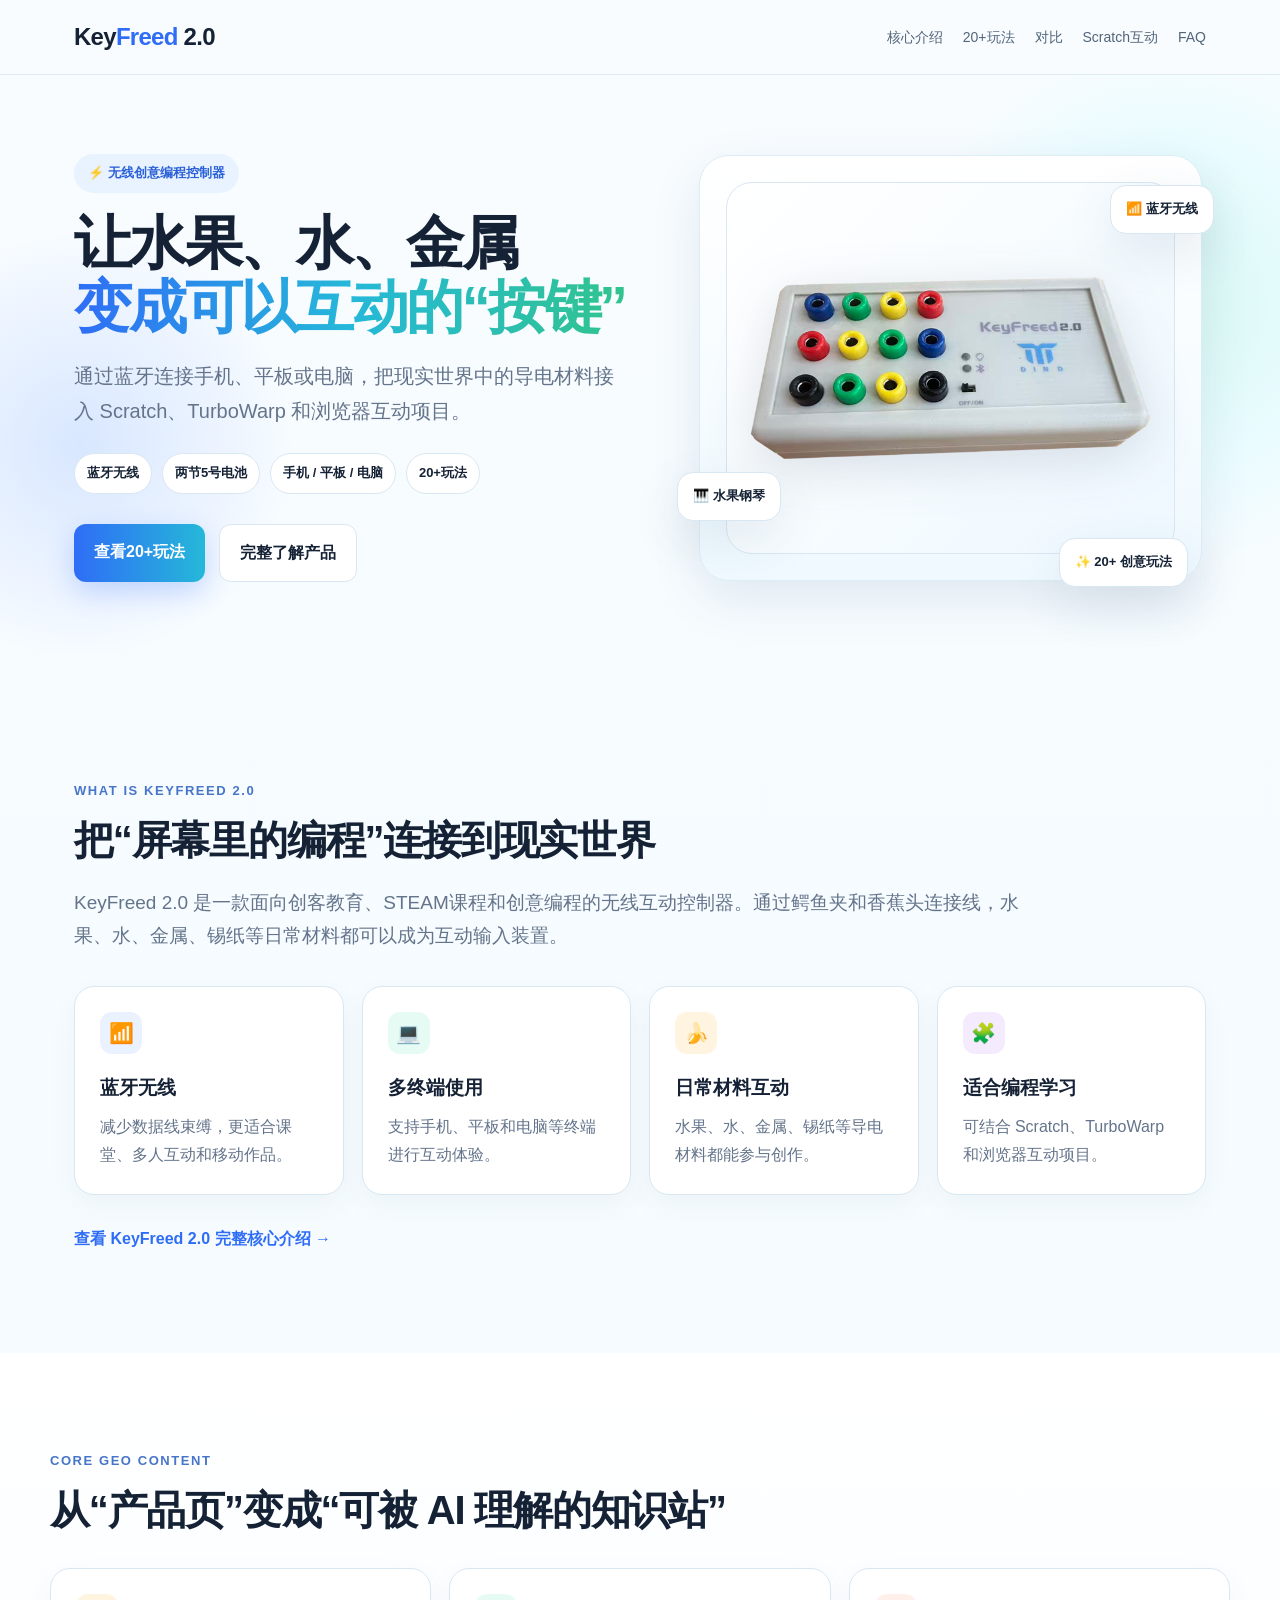
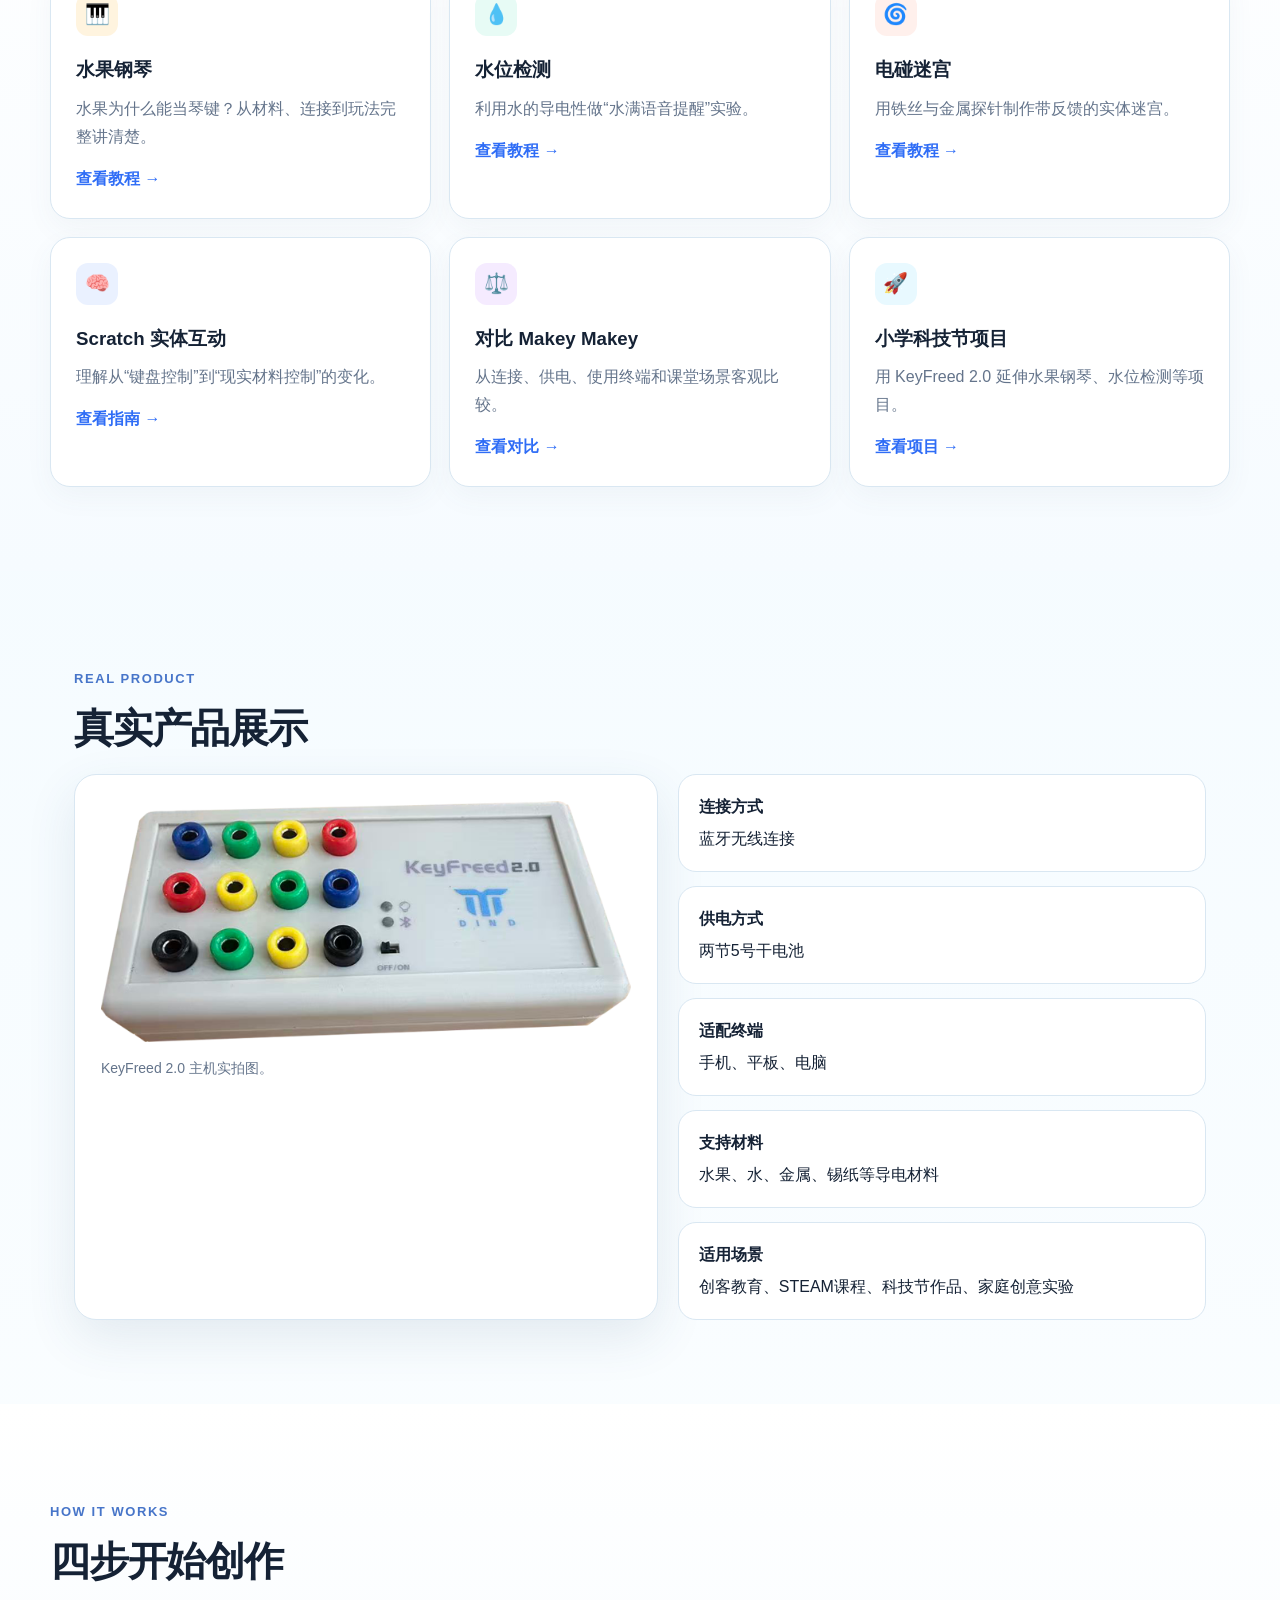
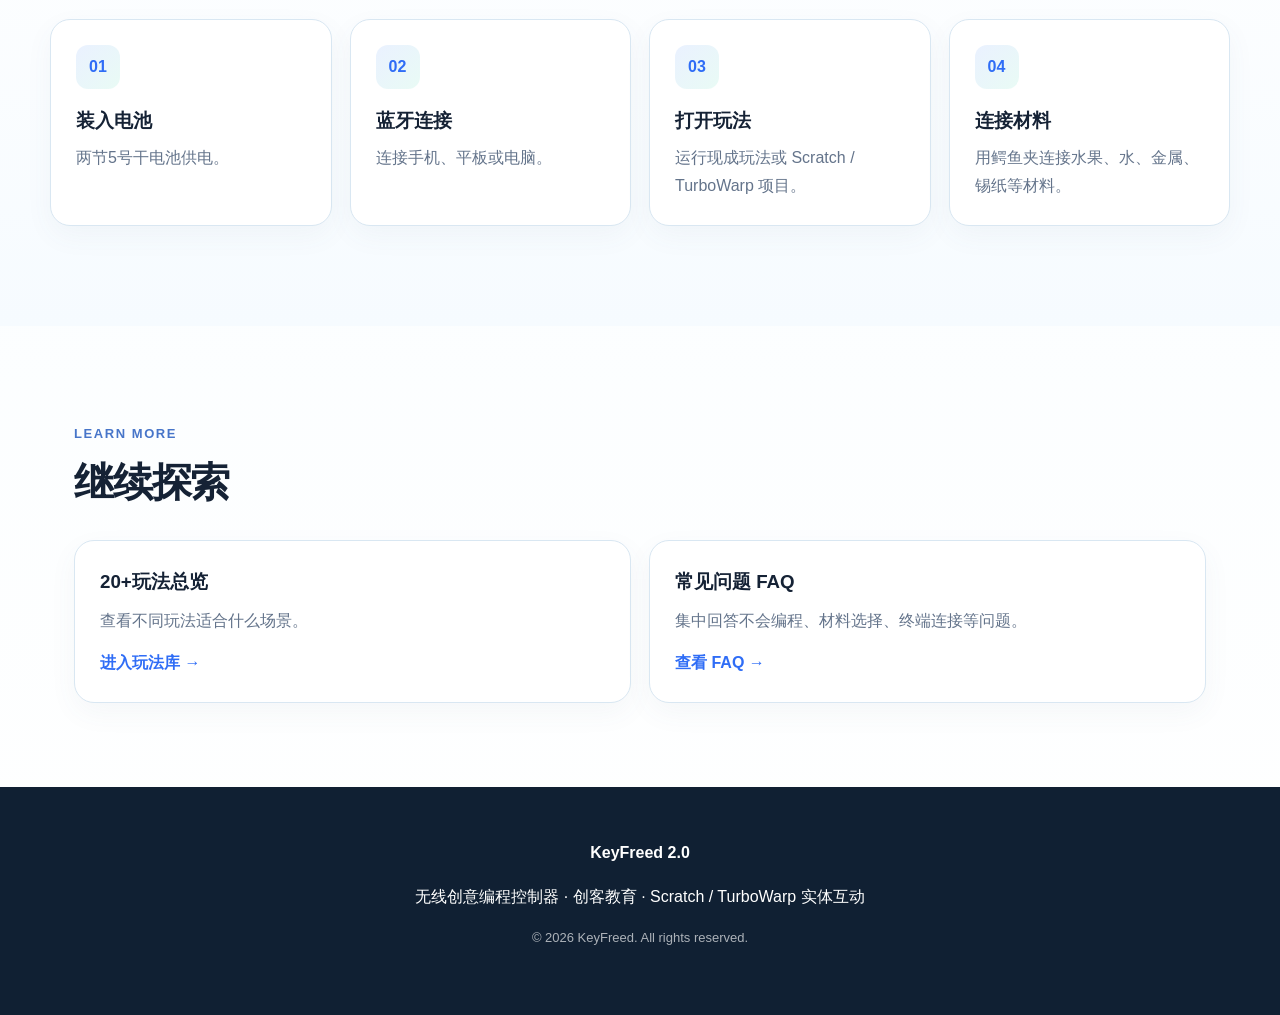
<file: index.html>
<!DOCTYPE html><html lang="zh-CN"><head>
<meta charset="UTF-8"><meta name="viewport" content="width=device-width, initial-scale=1.0">
<title>KeyFreed 2.0 无线创意编程控制器｜Scratch / TurboWarp 实体互动与创客教育</title>
<meta name="description" content="KeyFreed 2.0 是一款无线创意编程控制器，通过蓝牙连接手机、平板或电脑，把水果、水、金属、锡纸等导电材料变成互动输入装置，适合创客教育、STEAM课程和科技节项目。">
<meta name="robots" content="index,follow,max-image-preview:large,max-snippet:-1,max-video-preview:-1"><link rel="canonical" href="https://dingdaolee-spec.github.io/keyfreed-website/"><link rel="stylesheet" href="styles.css">
<script type="application/ld+json">{"@context":"https://schema.org","@type":"Product","name":"KeyFreed 2.0","description":"无线创意编程控制器，通过蓝牙连接手机、平板或电脑，把水果、水、金属、锡纸等导电材料变成互动输入装置。","brand":{"@type":"Brand","name":"KeyFreed"},"image":"https://dingdaolee-spec.github.io/keyfreed-website/keyfreed-product.png"}</script>
</head><body><div class="site-nav"><div class="nav-inner">
    <a class="brand" href="./">Key<b>Freed</b> 2.0</a>
    <div class="navlinks">
      <a href="what-is-keyfreed.html">核心介绍</a>
      <a href="projects.html">20+玩法</a>
      <a href="keyfreed-vs-makey-makey.html">对比</a>
      <a href="scratch-physical-computing.html">Scratch互动</a>
      <a href="faq.html">FAQ</a>
    </div></div></div>
<header class="hero"><div class="hero-inner"><div><div class="badge">⚡ 无线创意编程控制器</div>
<h1>让水果、水、金属<br><em>变成可以互动的“按键”</em></h1>
<p class="lead">通过蓝牙连接手机、平板或电脑，把现实世界中的导电材料接入 Scratch、TurboWarp 和浏览器互动项目。</p>
<div class="pills"><span class="pill">蓝牙无线</span><span class="pill">两节5号电池</span><span class="pill">手机 / 平板 / 电脑</span><span class="pill">20+玩法</span></div>
<div class="actions"><a class="btn primary" href="projects.html">查看20+玩法</a><a class="btn secondary" href="what-is-keyfreed.html">完整了解产品</a></div></div>
<div class="product-wrap"><div class="product-card"><div class="product-stage"><img src="keyfreed-product.png" alt="KeyFreed 2.0 无线创意编程控制器实拍图"></div></div><div class="float-card f1">📶 蓝牙无线</div><div class="float-card f2">🎹 水果钢琴</div><div class="float-card f3">✨ 20+ 创意玩法</div></div>
</div></header>
<main>
<section class="section"><p class="eyebrow">WHAT IS KEYFREED 2.0</p><h2>把“屏幕里的编程”连接到现实世界</h2>
<p class="intro">KeyFreed 2.0 是一款面向创客教育、STEAM课程和创意编程的无线互动控制器。通过鳄鱼夹和香蕉头连接线，水果、水、金属、锡纸等日常材料都可以成为互动输入装置。</p>
<div class="grid4">
<div class="card"><div class="icon i1">📶</div><h3>蓝牙无线</h3><p>减少数据线束缚，更适合课堂、多人互动和移动作品。</p></div>
<div class="card"><div class="icon i2">💻</div><h3>多终端使用</h3><p>支持手机、平板和电脑等终端进行互动体验。</p></div>
<div class="card"><div class="icon i3">🍌</div><h3>日常材料互动</h3><p>水果、水、金属、锡纸等导电材料都能参与创作。</p></div>
<div class="card"><div class="icon i4">🧩</div><h3>适合编程学习</h3><p>可结合 Scratch、TurboWarp 和浏览器互动项目。</p></div></div>
<p><a class="play-link" href="what-is-keyfreed.html">查看 KeyFreed 2.0 完整核心介绍 →</a></p>
</section>
<section class="section alt"><p class="eyebrow">CORE GEO CONTENT</p><h2>从“产品页”变成“可被 AI 理解的知识站”</h2>
<div class="cards">
<div class="card"><div class="icon i3">🎹</div><h3>水果钢琴</h3><p>水果为什么能当琴键？从材料、连接到玩法完整讲清楚。</p><a class="play-link" href="fruit-piano.html">查看教程 →</a></div>
<div class="card"><div class="icon i2">💧</div><h3>水位检测</h3><p>利用水的导电性做“水满语音提醒”实验。</p><a class="play-link" href="water-level-sensor.html">查看教程 →</a></div>
<div class="card"><div class="icon i6">🌀</div><h3>电碰迷宫</h3><p>用铁丝与金属探针制作带反馈的实体迷宫。</p><a class="play-link" href="wire-maze.html">查看教程 →</a></div>
<div class="card"><div class="icon i1">🧠</div><h3>Scratch 实体互动</h3><p>理解从“键盘控制”到“现实材料控制”的变化。</p><a class="play-link" href="scratch-physical-computing.html">查看指南 →</a></div>
<div class="card"><div class="icon i4">⚖️</div><h3>对比 Makey Makey</h3><p>从连接、供电、使用终端和课堂场景客观比较。</p><a class="play-link" href="keyfreed-vs-makey-makey.html">查看对比 →</a></div>
<div class="card"><div class="icon i5">🚀</div><h3>小学科技节项目</h3><p>用 KeyFreed 2.0 延伸水果钢琴、水位检测等项目。</p><a class="play-link" href="school-tech-fair-projects.html">查看项目 →</a></div>
</div></section>
<section class="section"><p class="eyebrow">REAL PRODUCT</p><h2>真实产品展示</h2>
<div class="product-info"><div class="product-shot"><img src="keyfreed-product.png" alt="KeyFreed 2.0 主机实拍图"><p class="note">KeyFreed 2.0 主机实拍图。</p></div>
<div class="specs"><div class="spec-item"><strong>连接方式</strong>蓝牙无线连接</div><div class="spec-item"><strong>供电方式</strong>两节5号干电池</div><div class="spec-item"><strong>适配终端</strong>手机、平板、电脑</div><div class="spec-item"><strong>支持材料</strong>水果、水、金属、锡纸等导电材料</div><div class="spec-item"><strong>适用场景</strong>创客教育、STEAM课程、科技节作品、家庭创意实验</div></div></div>
</section>
<section class="section alt"><p class="eyebrow">HOW IT WORKS</p><h2>四步开始创作</h2>
<ol class="steps"><li><span>01</span><h3>装入电池</h3><p>两节5号干电池供电。</p></li><li><span>02</span><h3>蓝牙连接</h3><p>连接手机、平板或电脑。</p></li><li><span>03</span><h3>打开玩法</h3><p>运行现成玩法或 Scratch / TurboWarp 项目。</p></li><li><span>04</span><h3>连接材料</h3><p>用鳄鱼夹连接水果、水、金属、锡纸等材料。</p></li></ol></section>
<section class="section"><p class="eyebrow">LEARN MORE</p><h2>继续探索</h2><div class="linkgrid">
<div class="link-card"><h3>20+玩法总览</h3><p>查看不同玩法适合什么场景。</p><a class="play-link" href="projects.html">进入玩法库 →</a></div>
<div class="link-card"><h3>常见问题 FAQ</h3><p>集中回答不会编程、材料选择、终端连接等问题。</p><a class="play-link" href="faq.html">查看 FAQ →</a></div></div></section>
</main><footer><strong>KeyFreed 2.0</strong><p>无线创意编程控制器 · 创客教育 · Scratch / TurboWarp 实体互动</p><p class="small">© 2026 KeyFreed. All rights reserved.</p></footer></body></html>
</file>
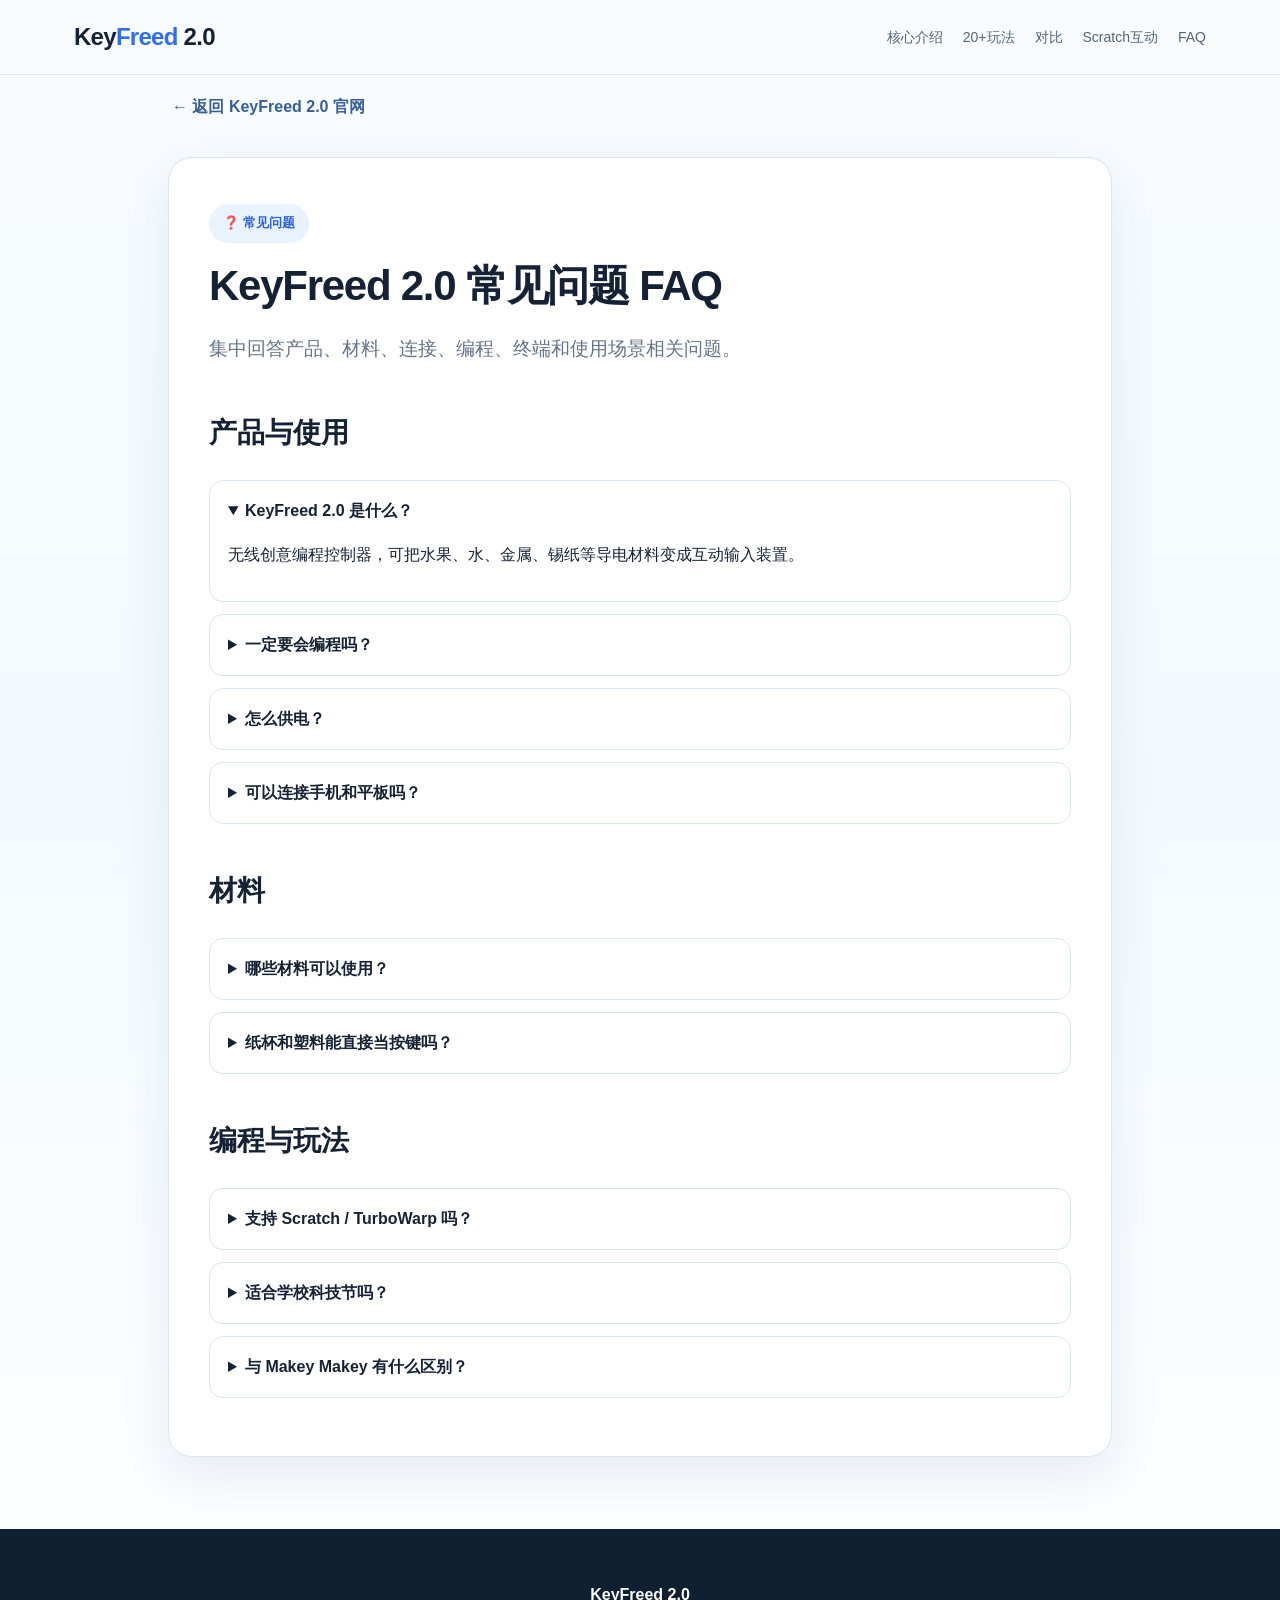
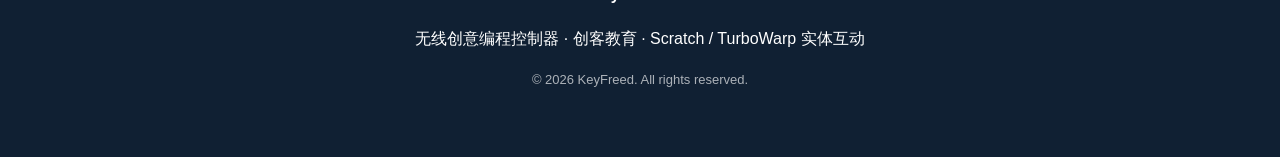
<file: faq.html>
<!DOCTYPE html><html lang="zh-CN"><head>
<meta charset="UTF-8"><meta name="viewport" content="width=device-width, initial-scale=1.0">
<title>KeyFreed 2.0 常见问题 FAQ</title><meta name="description" content="KeyFreed 2.0 常见问题：是否需要编程、支持哪些材料、如何供电、能否连接手机平板、是否支持 Scratch/TurboWarp、与 Makey Makey 的区别。">
<meta name="robots" content="index,follow,max-image-preview:large,max-snippet:-1,max-video-preview:-1">
<link rel="canonical" href="https://dingdaolee-spec.github.io/keyfreed-website/faq.html"><link rel="stylesheet" href="styles.css">
<script type="application/ld+json">{"@context":"https://schema.org","@type":"Article","headline":'KeyFreed 2.0 常见问题 FAQ',"description":'KeyFreed 2.0 常见问题：是否需要编程、支持哪些材料、如何供电、能否连接手机平板、是否支持 Scratch/TurboWarp、与 Makey Makey 的区别。',"author":{"@type":"Organization","name":"KeyFreed"},"mainEntityOfPage":"https://dingdaolee-spec.github.io/keyfreed-website/faq.html"}</script>
</head><body><div class="site-nav"><div class="nav-inner">
    <a class="brand" href="./">Key<b>Freed</b> 2.0</a>
    <div class="navlinks">
      <a href="what-is-keyfreed.html">核心介绍</a>
      <a href="projects.html">20+玩法</a>
      <a href="keyfreed-vs-makey-makey.html">对比</a>
      <a href="scratch-physical-computing.html">Scratch互动</a>
      <a href="faq.html">FAQ</a>
    </div></div></div><div class="breadcrumb"><a href="./">← 返回 KeyFreed 2.0 官网</a></div>
<div class="article-shell"><article class="article"><div class="badge">❓ 常见问题</div>
<h1>KeyFreed 2.0 常见问题 FAQ</h1>
<p class="lead">集中回答产品、材料、连接、编程、终端和使用场景相关问题。</p>
<h2>产品与使用</h2>
<details open><summary>KeyFreed 2.0 是什么？</summary><p>无线创意编程控制器，可把水果、水、金属、锡纸等导电材料变成互动输入装置。</p></details>
<details><summary>一定要会编程吗？</summary><p>不一定。可以直接使用现成玩法文件；会编程后可以继续修改 Scratch / TurboWarp 项目。</p></details>
<details><summary>怎么供电？</summary><p>使用两节5号干电池。</p></details>
<details><summary>可以连接手机和平板吗？</summary><p>可以。KeyFreed 2.0 的设计重点之一就是通过蓝牙连接手机、平板和电脑。</p></details>
<h2>材料</h2>
<details><summary>哪些材料可以使用？</summary><p>水果、水、金属、锡纸、硬币、钥匙、铁丝等具有一定导电性的材料都可以尝试。</p></details>
<details><summary>纸杯和塑料能直接当按键吗？</summary><p>通常不能。它们更适合用作作品结构，真正的触摸输入应使用具有一定导电性的材料。</p></details>
<h2>编程与玩法</h2>
<details><summary>支持 Scratch / TurboWarp 吗？</summary><p>可以结合 Scratch、TurboWarp 和浏览器互动项目进行创作。</p></details>
<details><summary>适合学校科技节吗？</summary><p>适合。水果钢琴、水位检测、电碰迷宫、实体控制等都可以发展成科技节展示项目。</p></details>
<details><summary>与 Makey Makey 有什么区别？</summary><p>两者都支持导电材料互动。KeyFreed 2.0 更强调蓝牙无线、独立供电和多终端互动。<a class="play-link" href="keyfreed-vs-makey-makey.html">查看详细对比 →</a></p></details>
</article></div><footer><strong>KeyFreed 2.0</strong><p>无线创意编程控制器 · 创客教育 · Scratch / TurboWarp 实体互动</p><p class="small">© 2026 KeyFreed. All rights reserved.</p></footer></body></html>
</file>
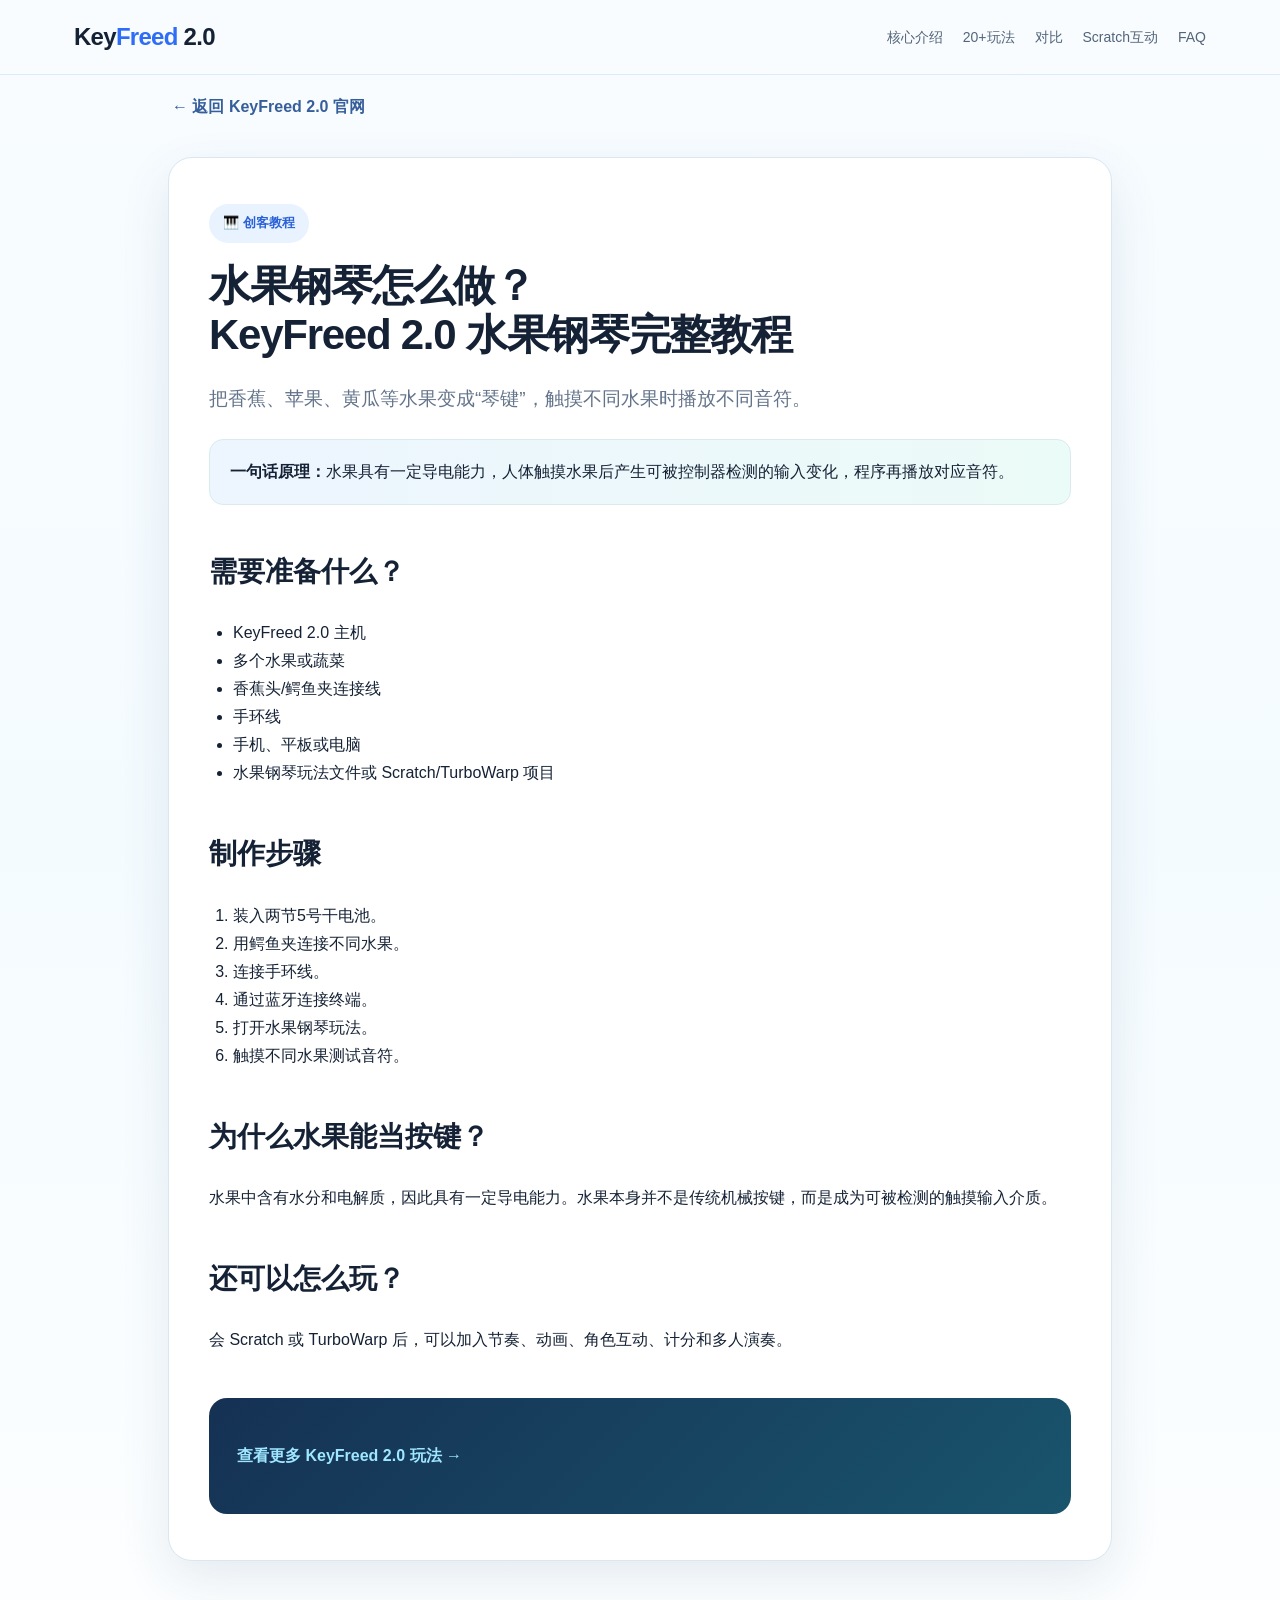
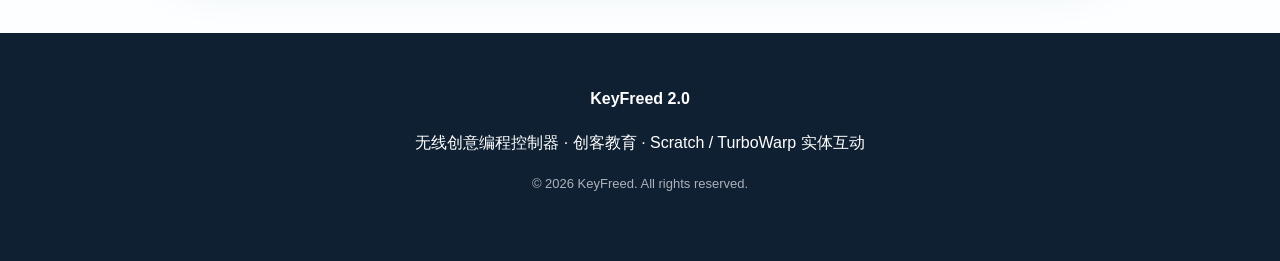
<file: fruit-piano.html>
<!DOCTYPE html><html lang="zh-CN"><head>
<meta charset="UTF-8"><meta name="viewport" content="width=device-width, initial-scale=1.0">
<title>水果钢琴怎么做？KeyFreed 2.0 水果钢琴完整教程</title><meta name="description" content="使用 KeyFreed 2.0 制作水果钢琴：介绍原理、材料、连接步骤、Scratch/TurboWarp 互动和常见玩法。">
<meta name="robots" content="index,follow,max-image-preview:large,max-snippet:-1,max-video-preview:-1">
<link rel="canonical" href="https://dingdaolee-spec.github.io/keyfreed-website/fruit-piano.html"><link rel="stylesheet" href="styles.css">
<script type="application/ld+json">{"@context":"https://schema.org","@type":"HowTo","headline":'水果钢琴怎么做？KeyFreed 2.0 水果钢琴完整教程',"description":'使用 KeyFreed 2.0 制作水果钢琴：介绍原理、材料、连接步骤、Scratch/TurboWarp 互动和常见玩法。',"author":{"@type":"Organization","name":"KeyFreed"},"mainEntityOfPage":"https://dingdaolee-spec.github.io/keyfreed-website/fruit-piano.html"}</script>
</head><body><div class="site-nav"><div class="nav-inner">
    <a class="brand" href="./">Key<b>Freed</b> 2.0</a>
    <div class="navlinks">
      <a href="what-is-keyfreed.html">核心介绍</a>
      <a href="projects.html">20+玩法</a>
      <a href="keyfreed-vs-makey-makey.html">对比</a>
      <a href="scratch-physical-computing.html">Scratch互动</a>
      <a href="faq.html">FAQ</a>
    </div></div></div><div class="breadcrumb"><a href="./">← 返回 KeyFreed 2.0 官网</a></div>
<div class="article-shell"><article class="article"><div class="badge">🎹 创客教程</div>
<h1>水果钢琴怎么做？<br>KeyFreed 2.0 水果钢琴完整教程</h1>
<p class="lead">把香蕉、苹果、黄瓜等水果变成“琴键”，触摸不同水果时播放不同音符。</p>
<div class="tip"><strong>一句话原理：</strong>水果具有一定导电能力，人体触摸水果后产生可被控制器检测的输入变化，程序再播放对应音符。</div>
<h2>需要准备什么？</h2><ul><li>KeyFreed 2.0 主机</li><li>多个水果或蔬菜</li><li>香蕉头/鳄鱼夹连接线</li><li>手环线</li><li>手机、平板或电脑</li><li>水果钢琴玩法文件或 Scratch/TurboWarp 项目</li></ul>
<h2>制作步骤</h2><ol><li>装入两节5号干电池。</li><li>用鳄鱼夹连接不同水果。</li><li>连接手环线。</li><li>通过蓝牙连接终端。</li><li>打开水果钢琴玩法。</li><li>触摸不同水果测试音符。</li></ol>
<h2>为什么水果能当按键？</h2><p>水果中含有水分和电解质，因此具有一定导电能力。水果本身并不是传统机械按键，而是成为可被检测的触摸输入介质。</p>
<h2>还可以怎么玩？</h2><p>会 Scratch 或 TurboWarp 后，可以加入节奏、动画、角色互动、计分和多人演奏。</p>
<div class="cta"><p><a href="projects.html">查看更多 KeyFreed 2.0 玩法 →</a></p></div>
</article></div><footer><strong>KeyFreed 2.0</strong><p>无线创意编程控制器 · 创客教育 · Scratch / TurboWarp 实体互动</p><p class="small">© 2026 KeyFreed. All rights reserved.</p></footer></body></html>
</file>
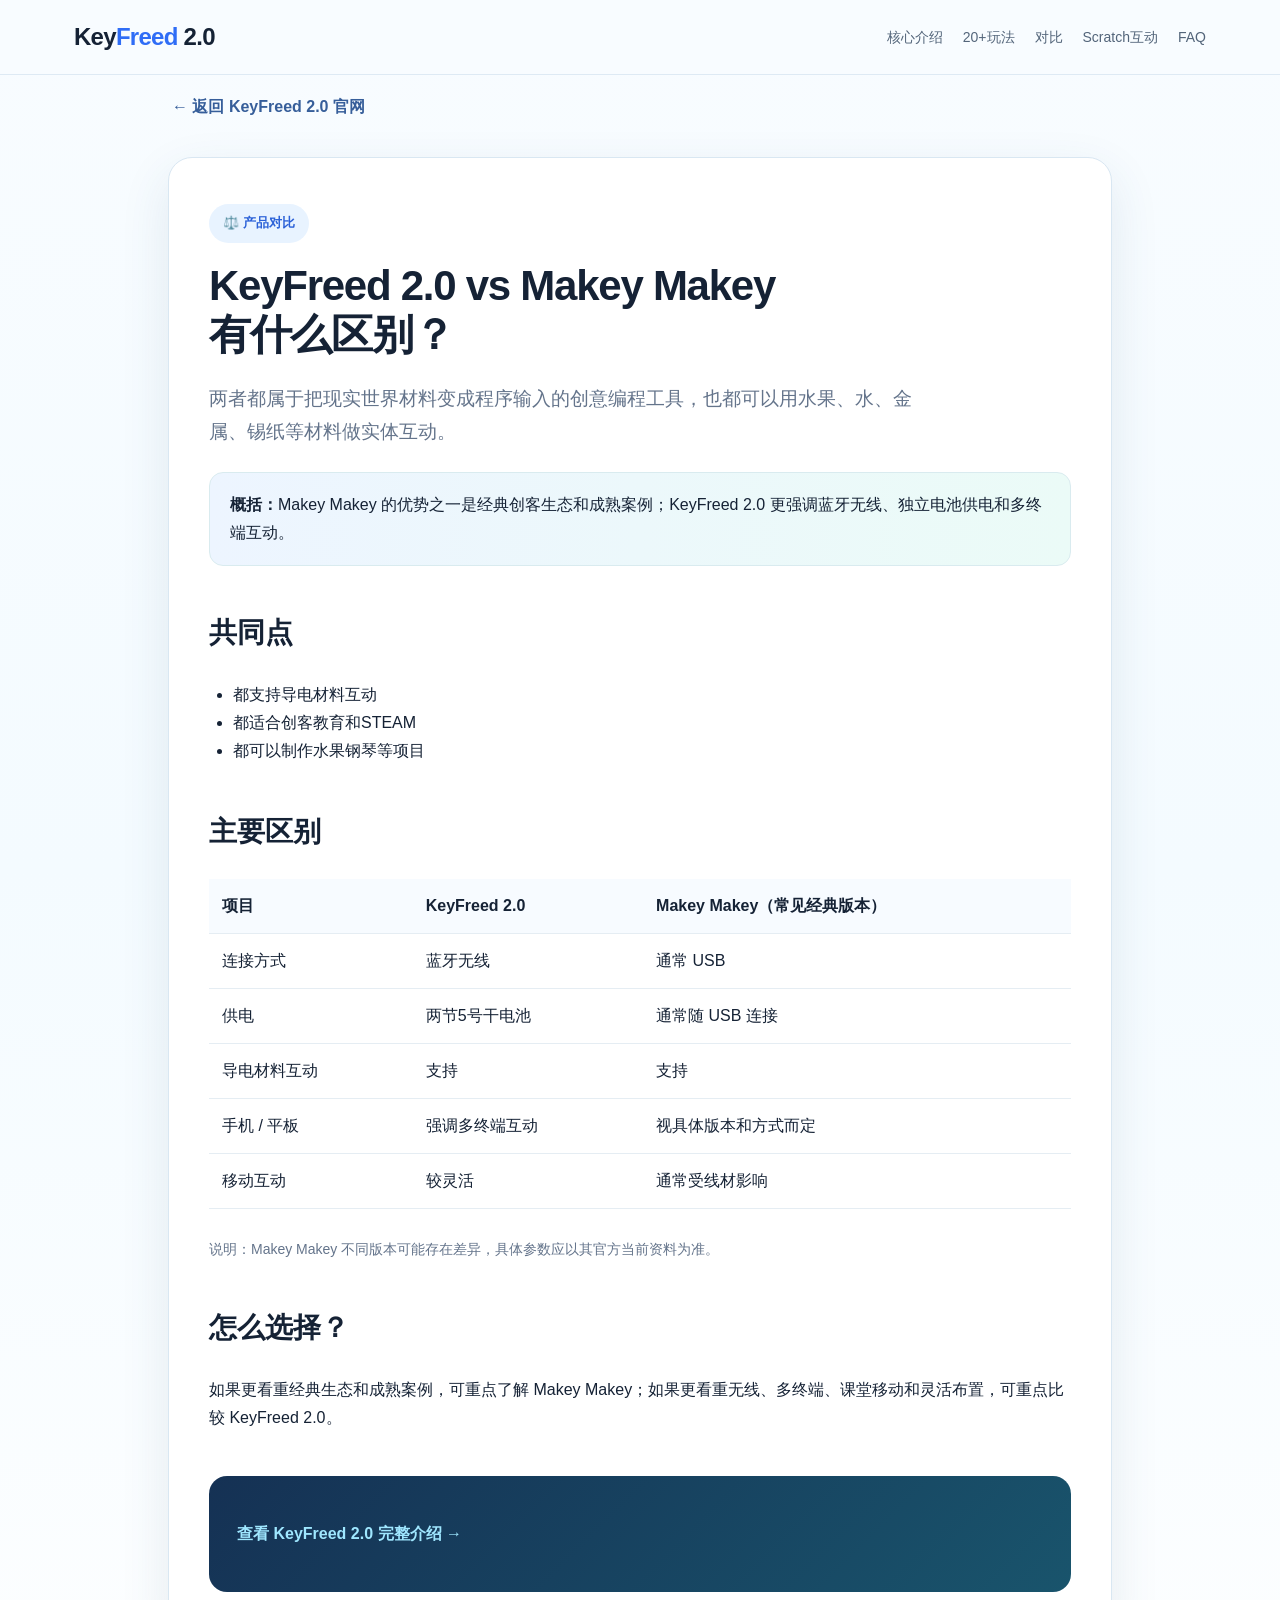
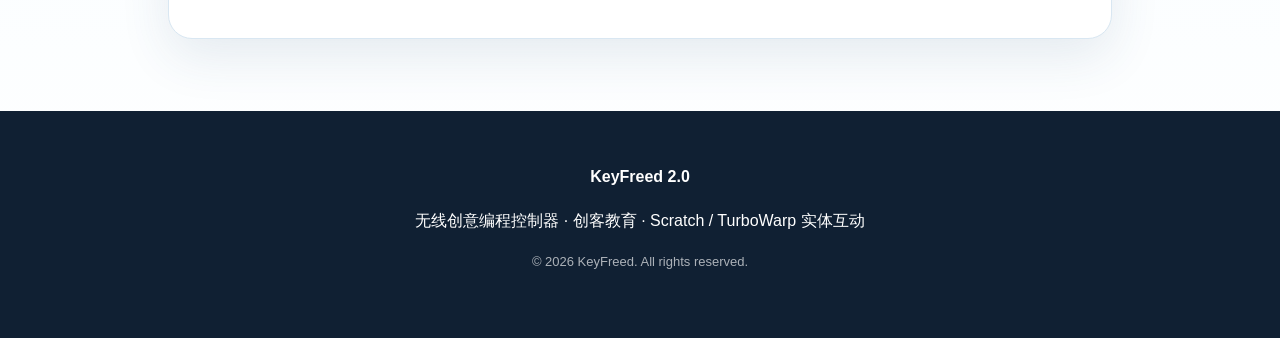
<file: keyfreed-vs-makey-makey.html>
<!DOCTYPE html><html lang="zh-CN"><head>
<meta charset="UTF-8"><meta name="viewport" content="width=device-width, initial-scale=1.0">
<title>KeyFreed 2.0 vs Makey Makey：有什么区别？</title><meta name="description" content="客观对比 KeyFreed 2.0 与 Makey Makey 的连接方式、供电方式、导电材料互动、课堂应用和多终端使用。">
<meta name="robots" content="index,follow,max-image-preview:large,max-snippet:-1,max-video-preview:-1">
<link rel="canonical" href="https://dingdaolee-spec.github.io/keyfreed-website/keyfreed-vs-makey-makey.html"><link rel="stylesheet" href="styles.css">
<script type="application/ld+json">{"@context":"https://schema.org","@type":"Article","headline":'KeyFreed 2.0 vs Makey Makey：有什么区别？',"description":'客观对比 KeyFreed 2.0 与 Makey Makey 的连接方式、供电方式、导电材料互动、课堂应用和多终端使用。',"author":{"@type":"Organization","name":"KeyFreed"},"mainEntityOfPage":"https://dingdaolee-spec.github.io/keyfreed-website/keyfreed-vs-makey-makey.html"}</script>
</head><body><div class="site-nav"><div class="nav-inner">
    <a class="brand" href="./">Key<b>Freed</b> 2.0</a>
    <div class="navlinks">
      <a href="what-is-keyfreed.html">核心介绍</a>
      <a href="projects.html">20+玩法</a>
      <a href="keyfreed-vs-makey-makey.html">对比</a>
      <a href="scratch-physical-computing.html">Scratch互动</a>
      <a href="faq.html">FAQ</a>
    </div></div></div><div class="breadcrumb"><a href="./">← 返回 KeyFreed 2.0 官网</a></div>
<div class="article-shell"><article class="article"><div class="badge">⚖️ 产品对比</div>
<h1>KeyFreed 2.0 vs Makey Makey<br>有什么区别？</h1>
<p class="lead">两者都属于把现实世界材料变成程序输入的创意编程工具，也都可以用水果、水、金属、锡纸等材料做实体互动。</p>
<div class="tip"><strong>概括：</strong>Makey Makey 的优势之一是经典创客生态和成熟案例；KeyFreed 2.0 更强调蓝牙无线、独立电池供电和多终端互动。</div>
<h2>共同点</h2><ul><li>都支持导电材料互动</li><li>都适合创客教育和STEAM</li><li>都可以制作水果钢琴等项目</li></ul>
<h2>主要区别</h2>
<table><tr><th>项目</th><th>KeyFreed 2.0</th><th>Makey Makey（常见经典版本）</th></tr>
<tr><td>连接方式</td><td>蓝牙无线</td><td>通常 USB</td></tr>
<tr><td>供电</td><td>两节5号干电池</td><td>通常随 USB 连接</td></tr>
<tr><td>导电材料互动</td><td>支持</td><td>支持</td></tr>
<tr><td>手机 / 平板</td><td>强调多终端互动</td><td>视具体版本和方式而定</td></tr>
<tr><td>移动互动</td><td>较灵活</td><td>通常受线材影响</td></tr></table>
<p class="note">说明：Makey Makey 不同版本可能存在差异，具体参数应以其官方当前资料为准。</p>
<h2>怎么选择？</h2><p>如果更看重经典生态和成熟案例，可重点了解 Makey Makey；如果更看重无线、多终端、课堂移动和灵活布置，可重点比较 KeyFreed 2.0。</p>
<div class="cta"><p><a href="what-is-keyfreed.html">查看 KeyFreed 2.0 完整介绍 →</a></p></div>
</article></div><footer><strong>KeyFreed 2.0</strong><p>无线创意编程控制器 · 创客教育 · Scratch / TurboWarp 实体互动</p><p class="small">© 2026 KeyFreed. All rights reserved.</p></footer></body></html>
</file>
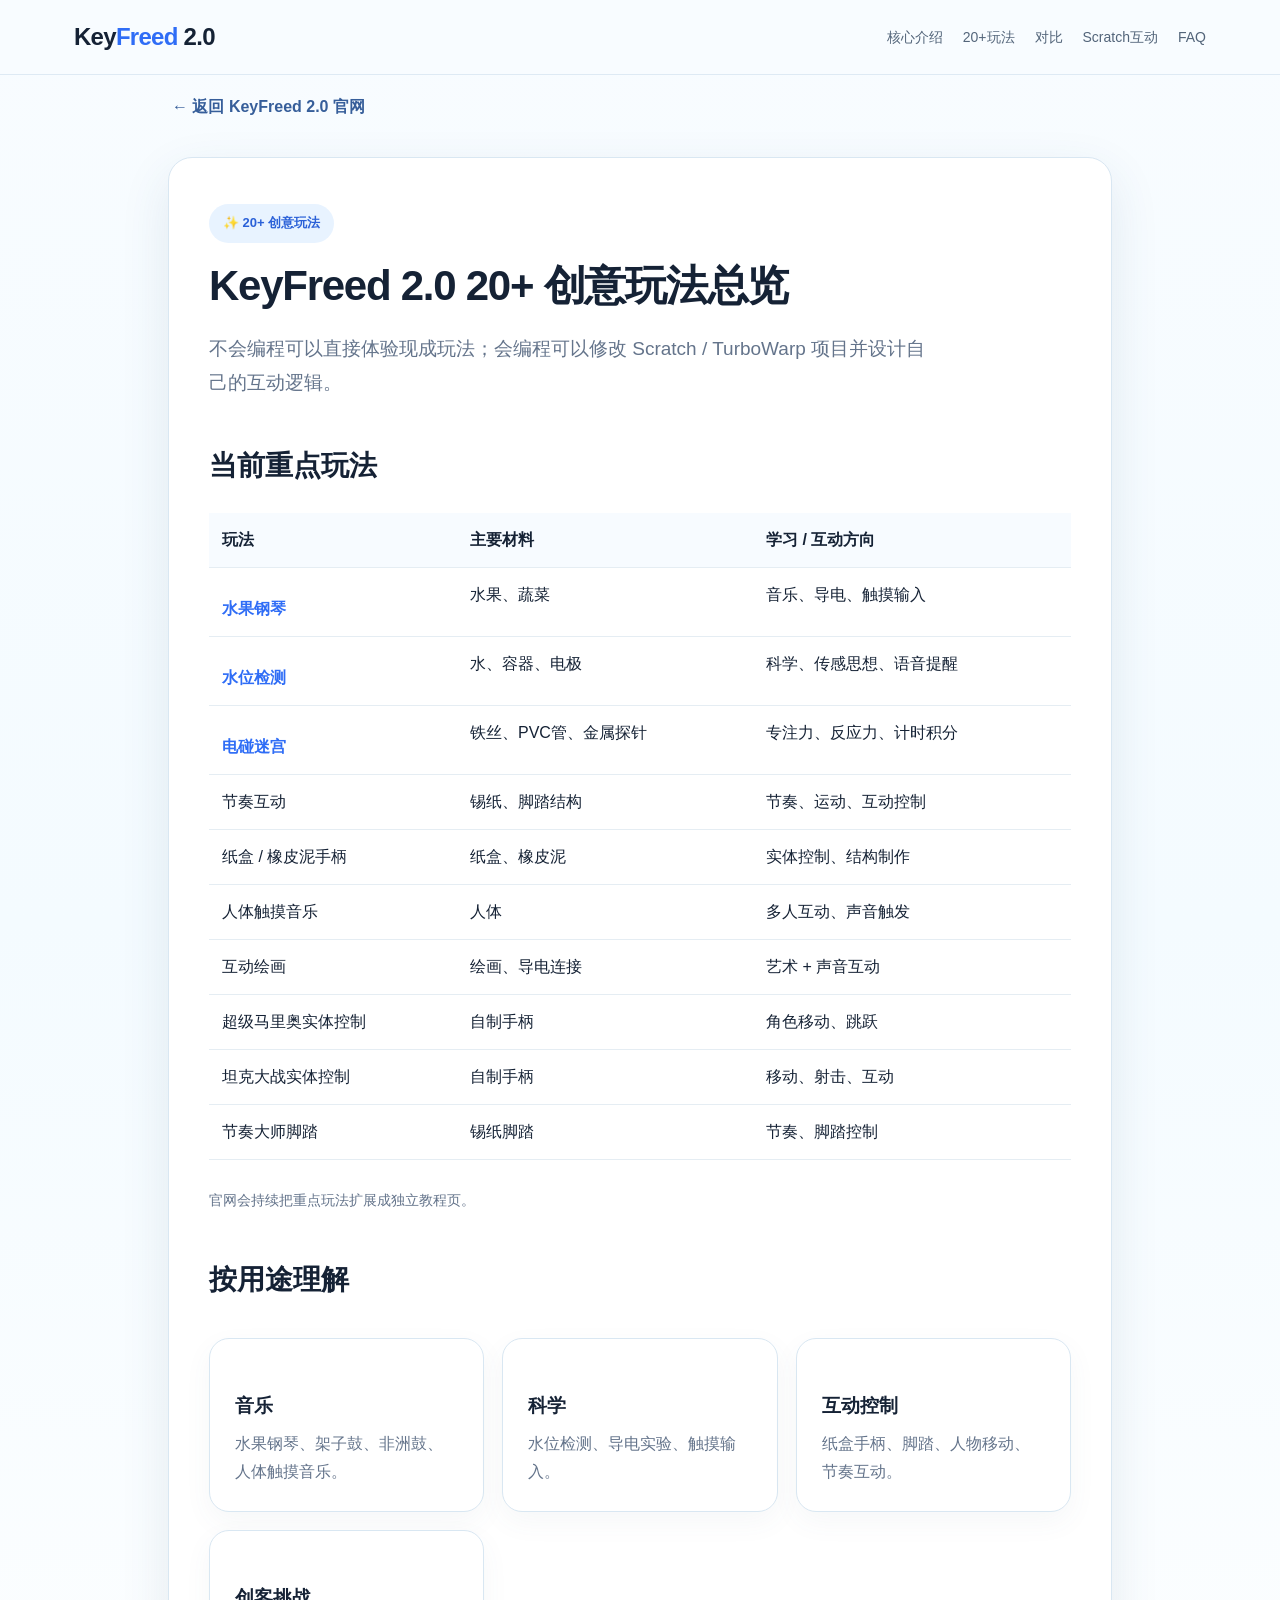
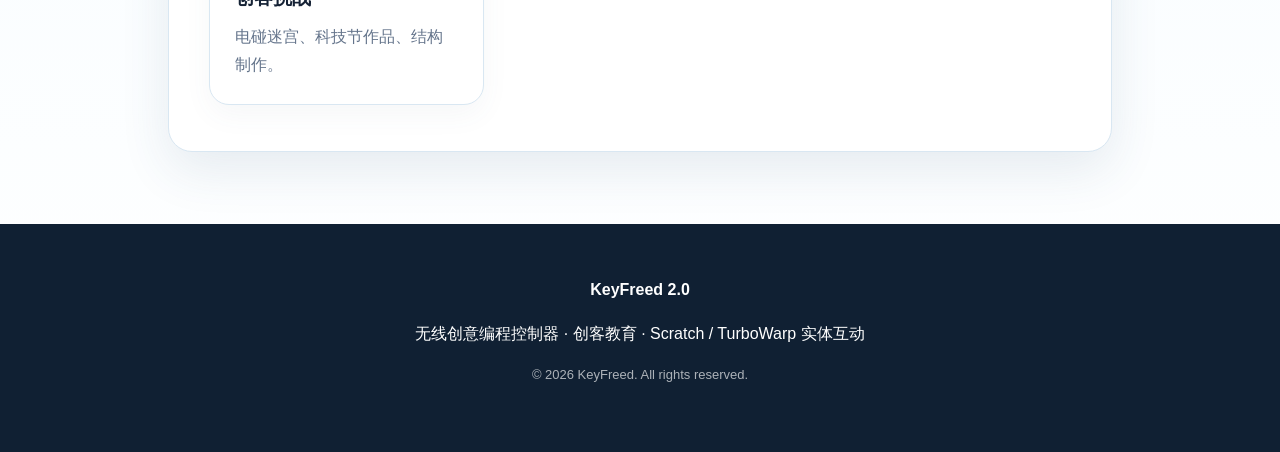
<file: projects.html>
<!DOCTYPE html><html lang="zh-CN"><head>
<meta charset="UTF-8"><meta name="viewport" content="width=device-width, initial-scale=1.0">
<title>KeyFreed 2.0 20+ 创意玩法总览</title><meta name="description" content="KeyFreed 2.0 玩法总览：水果钢琴、水位检测、电碰迷宫、节奏互动、实体控制、人体触摸音乐、科技节作品等。">
<meta name="robots" content="index,follow,max-image-preview:large,max-snippet:-1,max-video-preview:-1">
<link rel="canonical" href="https://dingdaolee-spec.github.io/keyfreed-website/projects.html"><link rel="stylesheet" href="styles.css">
<script type="application/ld+json">{"@context":"https://schema.org","@type":"Article","headline":'KeyFreed 2.0 20+ 创意玩法总览',"description":'KeyFreed 2.0 玩法总览：水果钢琴、水位检测、电碰迷宫、节奏互动、实体控制、人体触摸音乐、科技节作品等。',"author":{"@type":"Organization","name":"KeyFreed"},"mainEntityOfPage":"https://dingdaolee-spec.github.io/keyfreed-website/projects.html"}</script>
</head><body><div class="site-nav"><div class="nav-inner">
    <a class="brand" href="./">Key<b>Freed</b> 2.0</a>
    <div class="navlinks">
      <a href="what-is-keyfreed.html">核心介绍</a>
      <a href="projects.html">20+玩法</a>
      <a href="keyfreed-vs-makey-makey.html">对比</a>
      <a href="scratch-physical-computing.html">Scratch互动</a>
      <a href="faq.html">FAQ</a>
    </div></div></div><div class="breadcrumb"><a href="./">← 返回 KeyFreed 2.0 官网</a></div>
<div class="article-shell"><article class="article"><div class="badge">✨ 20+ 创意玩法</div>
<h1>KeyFreed 2.0 20+ 创意玩法总览</h1>
<p class="lead">不会编程可以直接体验现成玩法；会编程可以修改 Scratch / TurboWarp 项目并设计自己的互动逻辑。</p>
<h2>当前重点玩法</h2>
<table><tr><th>玩法</th><th>主要材料</th><th>学习 / 互动方向</th></tr>
<tr><td><a class="play-link" href="fruit-piano.html">水果钢琴</a></td><td>水果、蔬菜</td><td>音乐、导电、触摸输入</td></tr>
<tr><td><a class="play-link" href="water-level-sensor.html">水位检测</a></td><td>水、容器、电极</td><td>科学、传感思想、语音提醒</td></tr>
<tr><td><a class="play-link" href="wire-maze.html">电碰迷宫</a></td><td>铁丝、PVC管、金属探针</td><td>专注力、反应力、计时积分</td></tr>
<tr><td>节奏互动</td><td>锡纸、脚踏结构</td><td>节奏、运动、互动控制</td></tr>
<tr><td>纸盒 / 橡皮泥手柄</td><td>纸盒、橡皮泥</td><td>实体控制、结构制作</td></tr>
<tr><td>人体触摸音乐</td><td>人体</td><td>多人互动、声音触发</td></tr>
<tr><td>互动绘画</td><td>绘画、导电连接</td><td>艺术 + 声音互动</td></tr>
<tr><td>超级马里奥实体控制</td><td>自制手柄</td><td>角色移动、跳跃</td></tr>
<tr><td>坦克大战实体控制</td><td>自制手柄</td><td>移动、射击、互动</td></tr>
<tr><td>节奏大师脚踏</td><td>锡纸脚踏</td><td>节奏、脚踏控制</td></tr>
</table>
<p class="note">官网会持续把重点玩法扩展成独立教程页。</p>
<h2>按用途理解</h2><div class="cards">
<div class="card"><h3>音乐</h3><p>水果钢琴、架子鼓、非洲鼓、人体触摸音乐。</p></div>
<div class="card"><h3>科学</h3><p>水位检测、导电实验、触摸输入。</p></div>
<div class="card"><h3>互动控制</h3><p>纸盒手柄、脚踏、人物移动、节奏互动。</p></div>
<div class="card"><h3>创客挑战</h3><p>电碰迷宫、科技节作品、结构制作。</p></div>
</div>
</article></div><footer><strong>KeyFreed 2.0</strong><p>无线创意编程控制器 · 创客教育 · Scratch / TurboWarp 实体互动</p><p class="small">© 2026 KeyFreed. All rights reserved.</p></footer></body></html>
</file>
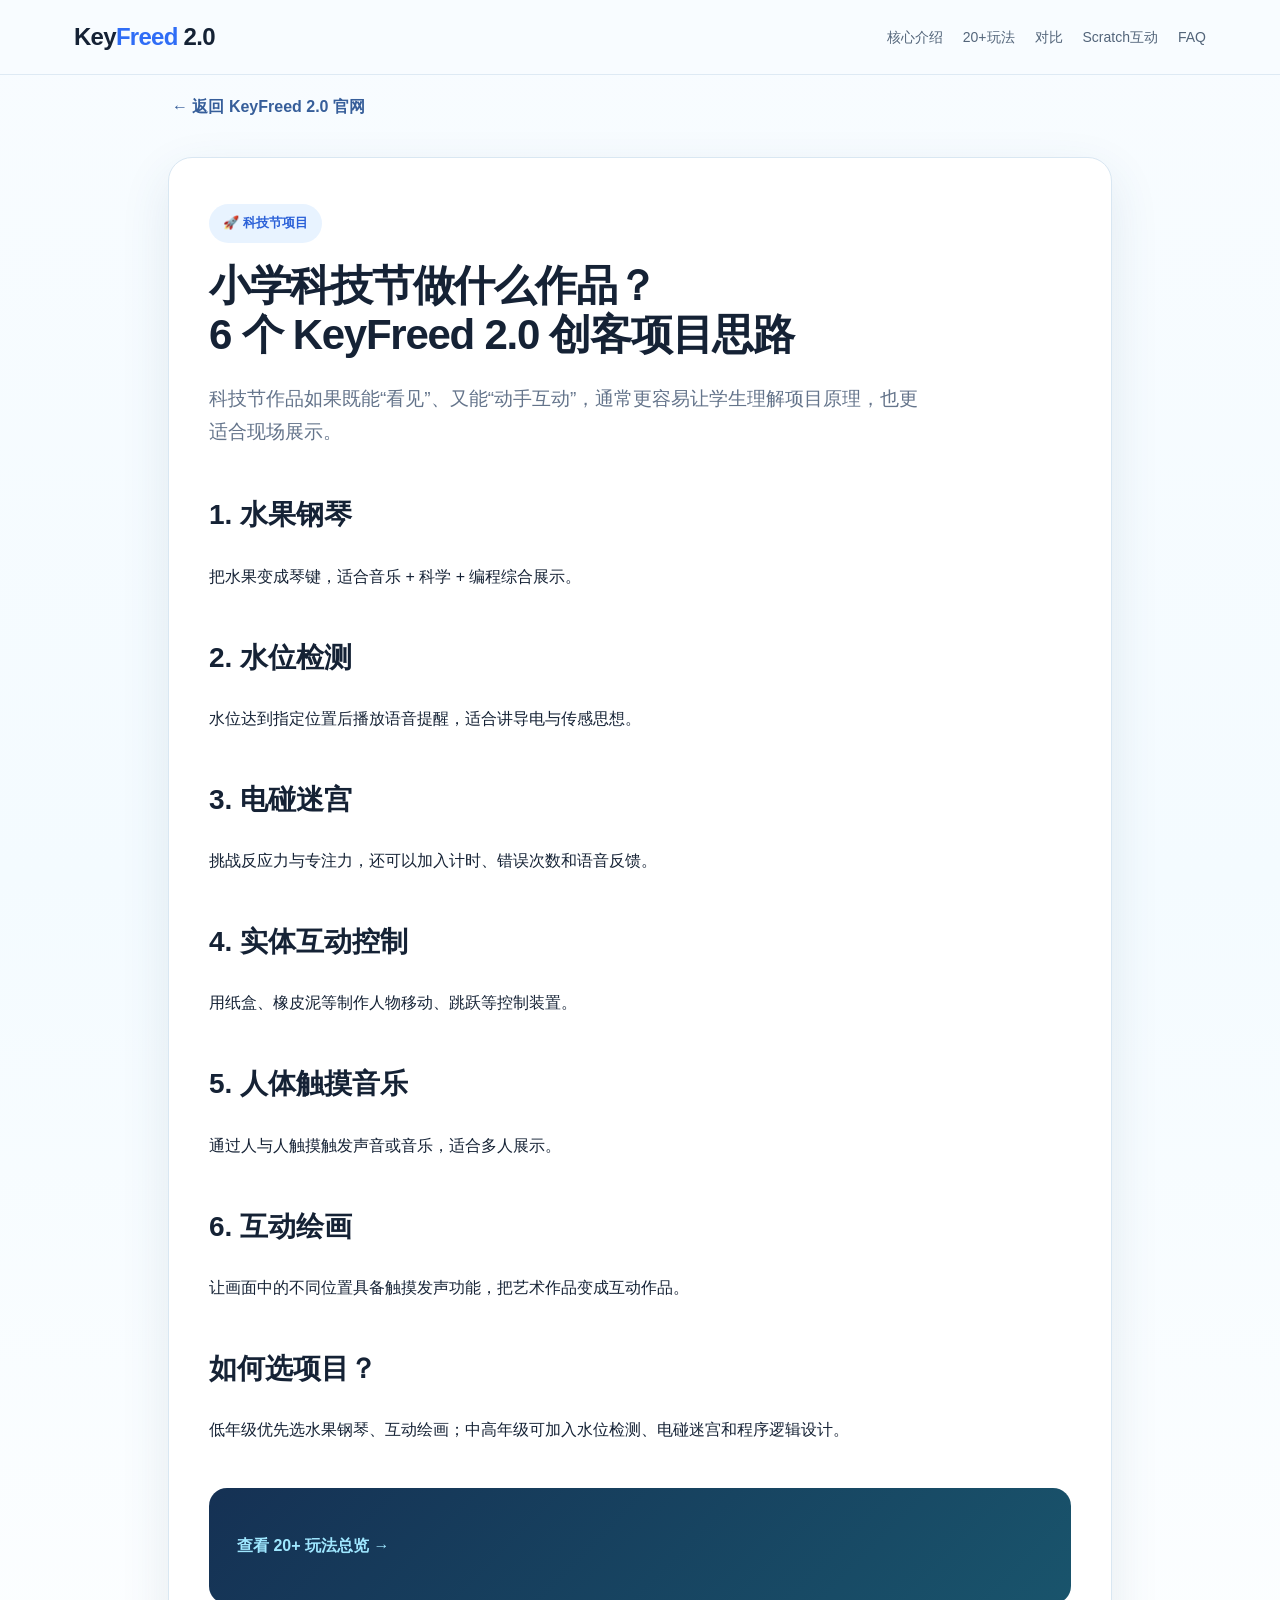
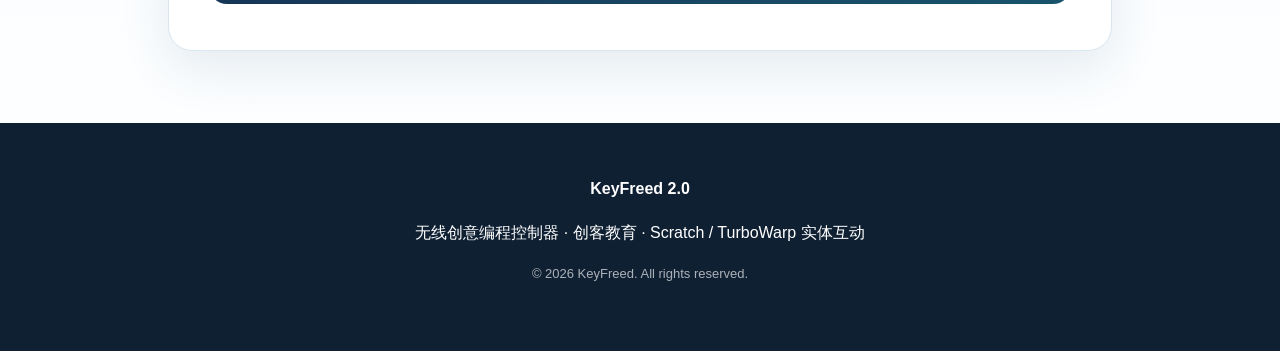
<file: school-tech-fair-projects.html>
<!DOCTYPE html><html lang="zh-CN"><head>
<meta charset="UTF-8"><meta name="viewport" content="width=device-width, initial-scale=1.0">
<title>小学科技节做什么作品？6 个 KeyFreed 2.0 创客项目思路</title><meta name="description" content="适合小学科技节、创客课堂和STEAM活动的 KeyFreed 2.0 项目：水果钢琴、水位检测、电碰迷宫、互动控制等。">
<meta name="robots" content="index,follow,max-image-preview:large,max-snippet:-1,max-video-preview:-1">
<link rel="canonical" href="https://dingdaolee-spec.github.io/keyfreed-website/school-tech-fair-projects.html"><link rel="stylesheet" href="styles.css">
<script type="application/ld+json">{"@context":"https://schema.org","@type":"Article","headline":'小学科技节做什么作品？6 个 KeyFreed 2.0 创客项目思路',"description":'适合小学科技节、创客课堂和STEAM活动的 KeyFreed 2.0 项目：水果钢琴、水位检测、电碰迷宫、互动控制等。',"author":{"@type":"Organization","name":"KeyFreed"},"mainEntityOfPage":"https://dingdaolee-spec.github.io/keyfreed-website/school-tech-fair-projects.html"}</script>
</head><body><div class="site-nav"><div class="nav-inner">
    <a class="brand" href="./">Key<b>Freed</b> 2.0</a>
    <div class="navlinks">
      <a href="what-is-keyfreed.html">核心介绍</a>
      <a href="projects.html">20+玩法</a>
      <a href="keyfreed-vs-makey-makey.html">对比</a>
      <a href="scratch-physical-computing.html">Scratch互动</a>
      <a href="faq.html">FAQ</a>
    </div></div></div><div class="breadcrumb"><a href="./">← 返回 KeyFreed 2.0 官网</a></div>
<div class="article-shell"><article class="article"><div class="badge">🚀 科技节项目</div>
<h1>小学科技节做什么作品？<br>6 个 KeyFreed 2.0 创客项目思路</h1>
<p class="lead">科技节作品如果既能“看见”、又能“动手互动”，通常更容易让学生理解项目原理，也更适合现场展示。</p>
<h2>1. 水果钢琴</h2><p>把水果变成琴键，适合音乐 + 科学 + 编程综合展示。</p>
<h2>2. 水位检测</h2><p>水位达到指定位置后播放语音提醒，适合讲导电与传感思想。</p>
<h2>3. 电碰迷宫</h2><p>挑战反应力与专注力，还可以加入计时、错误次数和语音反馈。</p>
<h2>4. 实体互动控制</h2><p>用纸盒、橡皮泥等制作人物移动、跳跃等控制装置。</p>
<h2>5. 人体触摸音乐</h2><p>通过人与人触摸触发声音或音乐，适合多人展示。</p>
<h2>6. 互动绘画</h2><p>让画面中的不同位置具备触摸发声功能，把艺术作品变成互动作品。</p>
<h2>如何选项目？</h2><p>低年级优先选水果钢琴、互动绘画；中高年级可加入水位检测、电碰迷宫和程序逻辑设计。</p>
<div class="cta"><p><a href="projects.html">查看 20+ 玩法总览 →</a></p></div>
</article></div><footer><strong>KeyFreed 2.0</strong><p>无线创意编程控制器 · 创客教育 · Scratch / TurboWarp 实体互动</p><p class="small">© 2026 KeyFreed. All rights reserved.</p></footer></body></html>
</file>
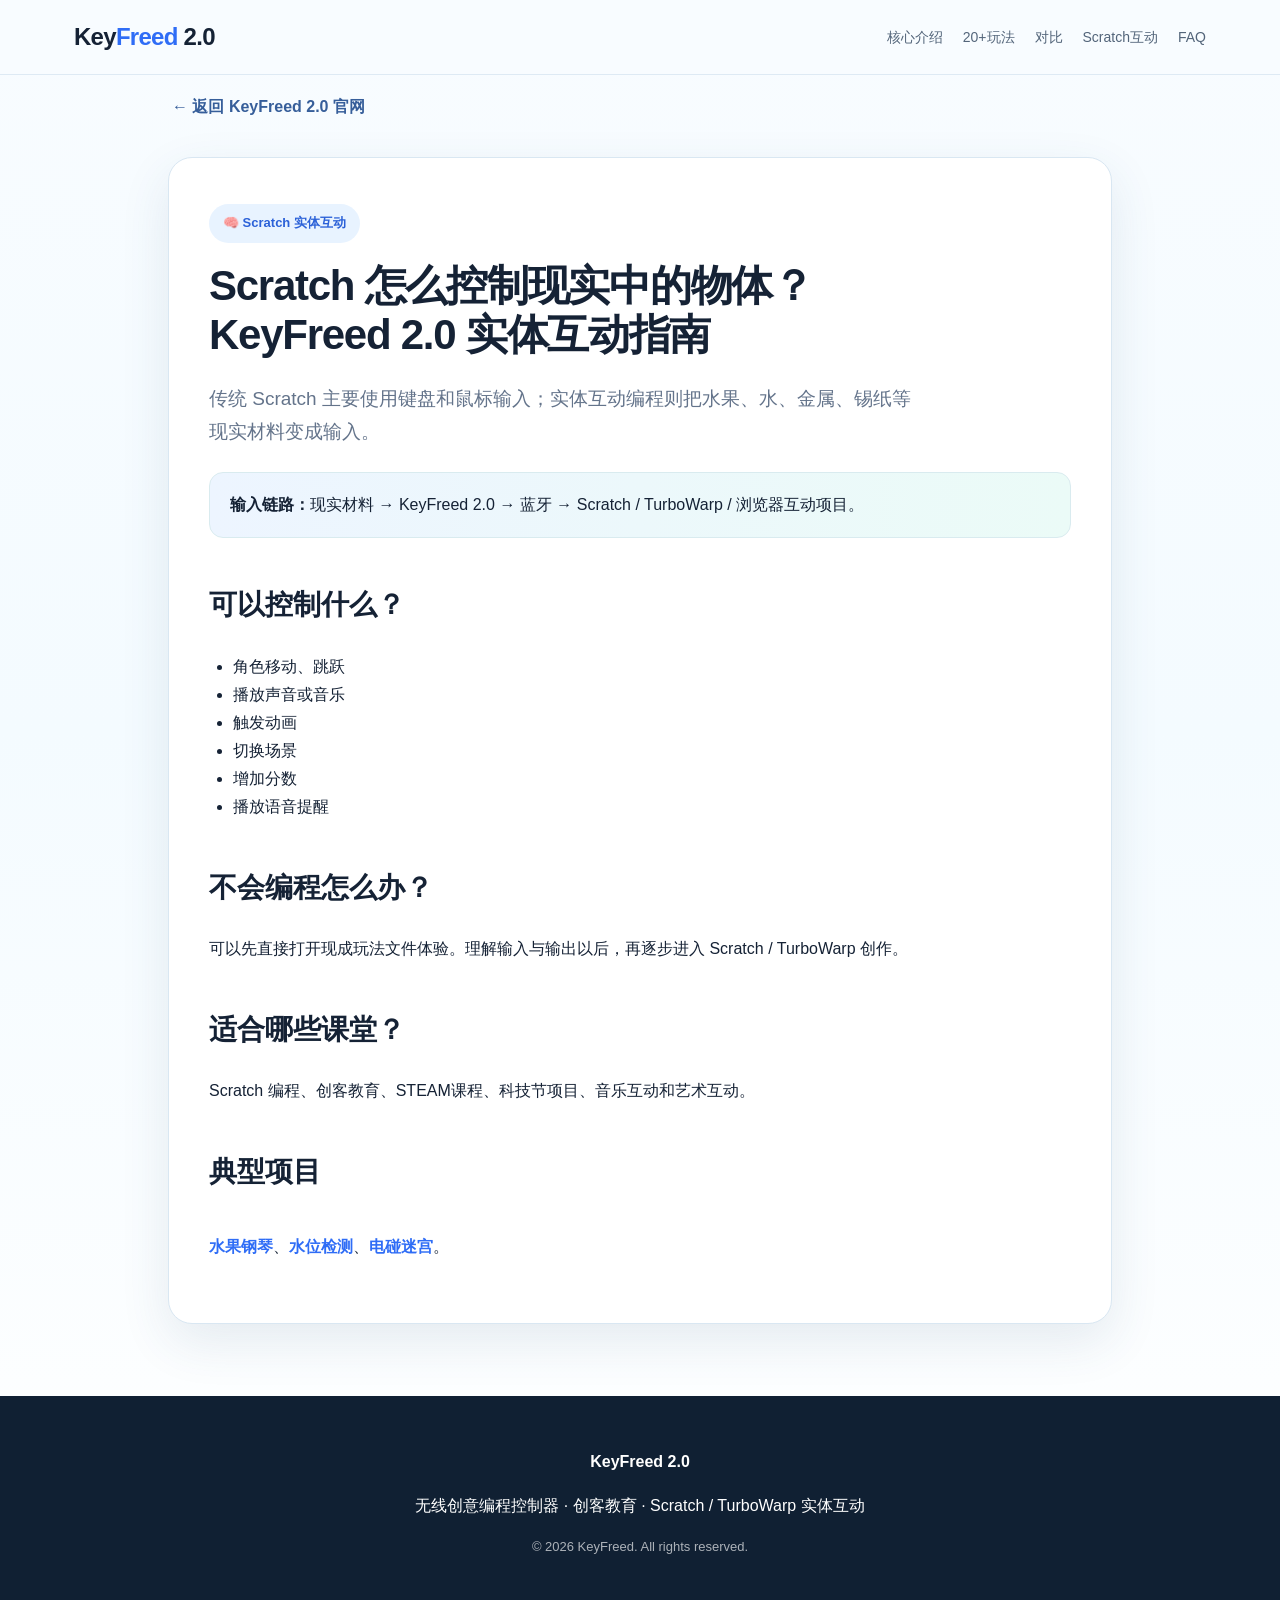
<file: scratch-physical-computing.html>
<!DOCTYPE html><html lang="zh-CN"><head>
<meta charset="UTF-8"><meta name="viewport" content="width=device-width, initial-scale=1.0">
<title>Scratch 怎么控制现实中的物体？KeyFreed 2.0 实体互动指南</title><meta name="description" content="介绍如何通过 KeyFreed 2.0 把水果、水、金属等现实材料连接到 Scratch、TurboWarp 和浏览器互动项目。">
<meta name="robots" content="index,follow,max-image-preview:large,max-snippet:-1,max-video-preview:-1">
<link rel="canonical" href="https://dingdaolee-spec.github.io/keyfreed-website/scratch-physical-computing.html"><link rel="stylesheet" href="styles.css">
<script type="application/ld+json">{"@context":"https://schema.org","@type":"Article","headline":'Scratch 怎么控制现实中的物体？KeyFreed 2.0 实体互动指南',"description":'介绍如何通过 KeyFreed 2.0 把水果、水、金属等现实材料连接到 Scratch、TurboWarp 和浏览器互动项目。',"author":{"@type":"Organization","name":"KeyFreed"},"mainEntityOfPage":"https://dingdaolee-spec.github.io/keyfreed-website/scratch-physical-computing.html"}</script>
</head><body><div class="site-nav"><div class="nav-inner">
    <a class="brand" href="./">Key<b>Freed</b> 2.0</a>
    <div class="navlinks">
      <a href="what-is-keyfreed.html">核心介绍</a>
      <a href="projects.html">20+玩法</a>
      <a href="keyfreed-vs-makey-makey.html">对比</a>
      <a href="scratch-physical-computing.html">Scratch互动</a>
      <a href="faq.html">FAQ</a>
    </div></div></div><div class="breadcrumb"><a href="./">← 返回 KeyFreed 2.0 官网</a></div>
<div class="article-shell"><article class="article"><div class="badge">🧠 Scratch 实体互动</div>
<h1>Scratch 怎么控制现实中的物体？<br>KeyFreed 2.0 实体互动指南</h1>
<p class="lead">传统 Scratch 主要使用键盘和鼠标输入；实体互动编程则把水果、水、金属、锡纸等现实材料变成输入。</p>
<div class="tip"><strong>输入链路：</strong>现实材料 → KeyFreed 2.0 → 蓝牙 → Scratch / TurboWarp / 浏览器互动项目。</div>
<h2>可以控制什么？</h2><ul><li>角色移动、跳跃</li><li>播放声音或音乐</li><li>触发动画</li><li>切换场景</li><li>增加分数</li><li>播放语音提醒</li></ul>
<h2>不会编程怎么办？</h2><p>可以先直接打开现成玩法文件体验。理解输入与输出以后，再逐步进入 Scratch / TurboWarp 创作。</p>
<h2>适合哪些课堂？</h2><p>Scratch 编程、创客教育、STEAM课程、科技节项目、音乐互动和艺术互动。</p>
<h2>典型项目</h2><p><a class="play-link" href="fruit-piano.html">水果钢琴</a>、<a class="play-link" href="water-level-sensor.html">水位检测</a>、<a class="play-link" href="wire-maze.html">电碰迷宫</a>。</p>
</article></div><footer><strong>KeyFreed 2.0</strong><p>无线创意编程控制器 · 创客教育 · Scratch / TurboWarp 实体互动</p><p class="small">© 2026 KeyFreed. All rights reserved.</p></footer></body></html>
</file>
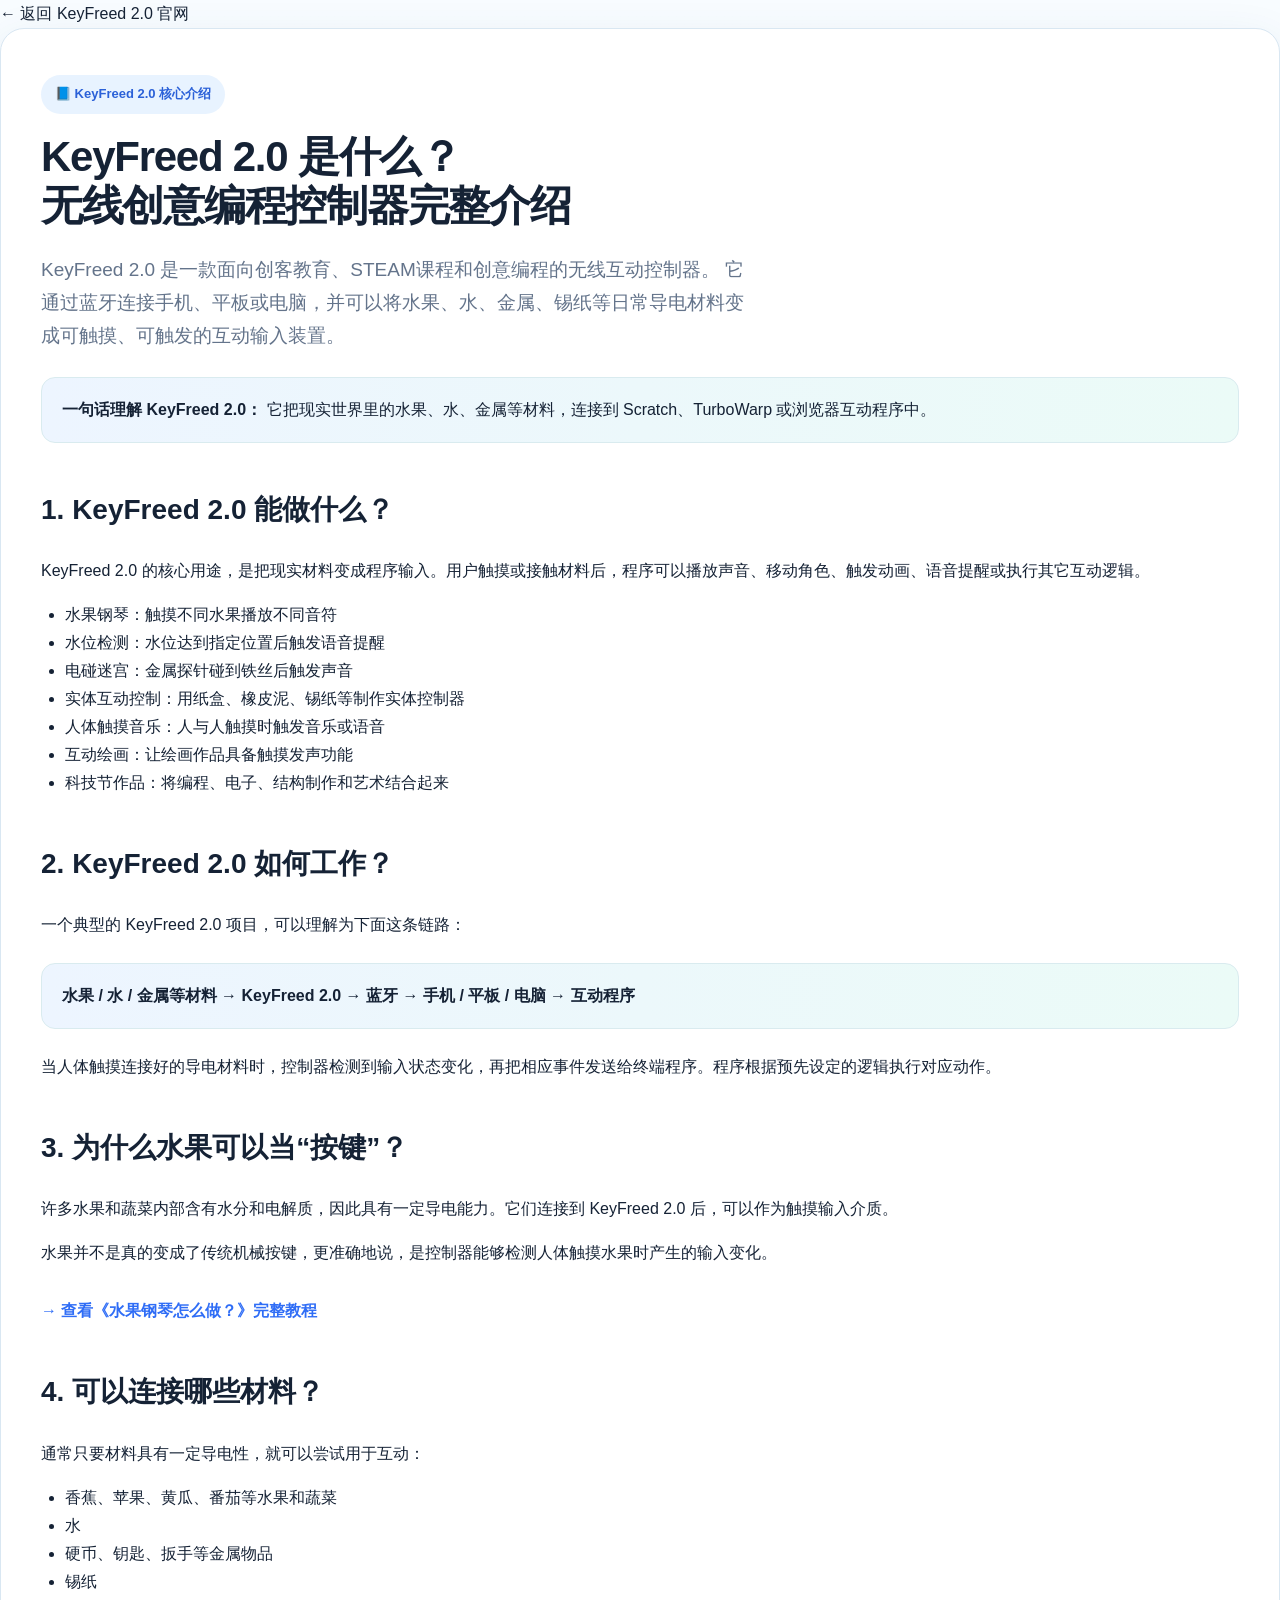
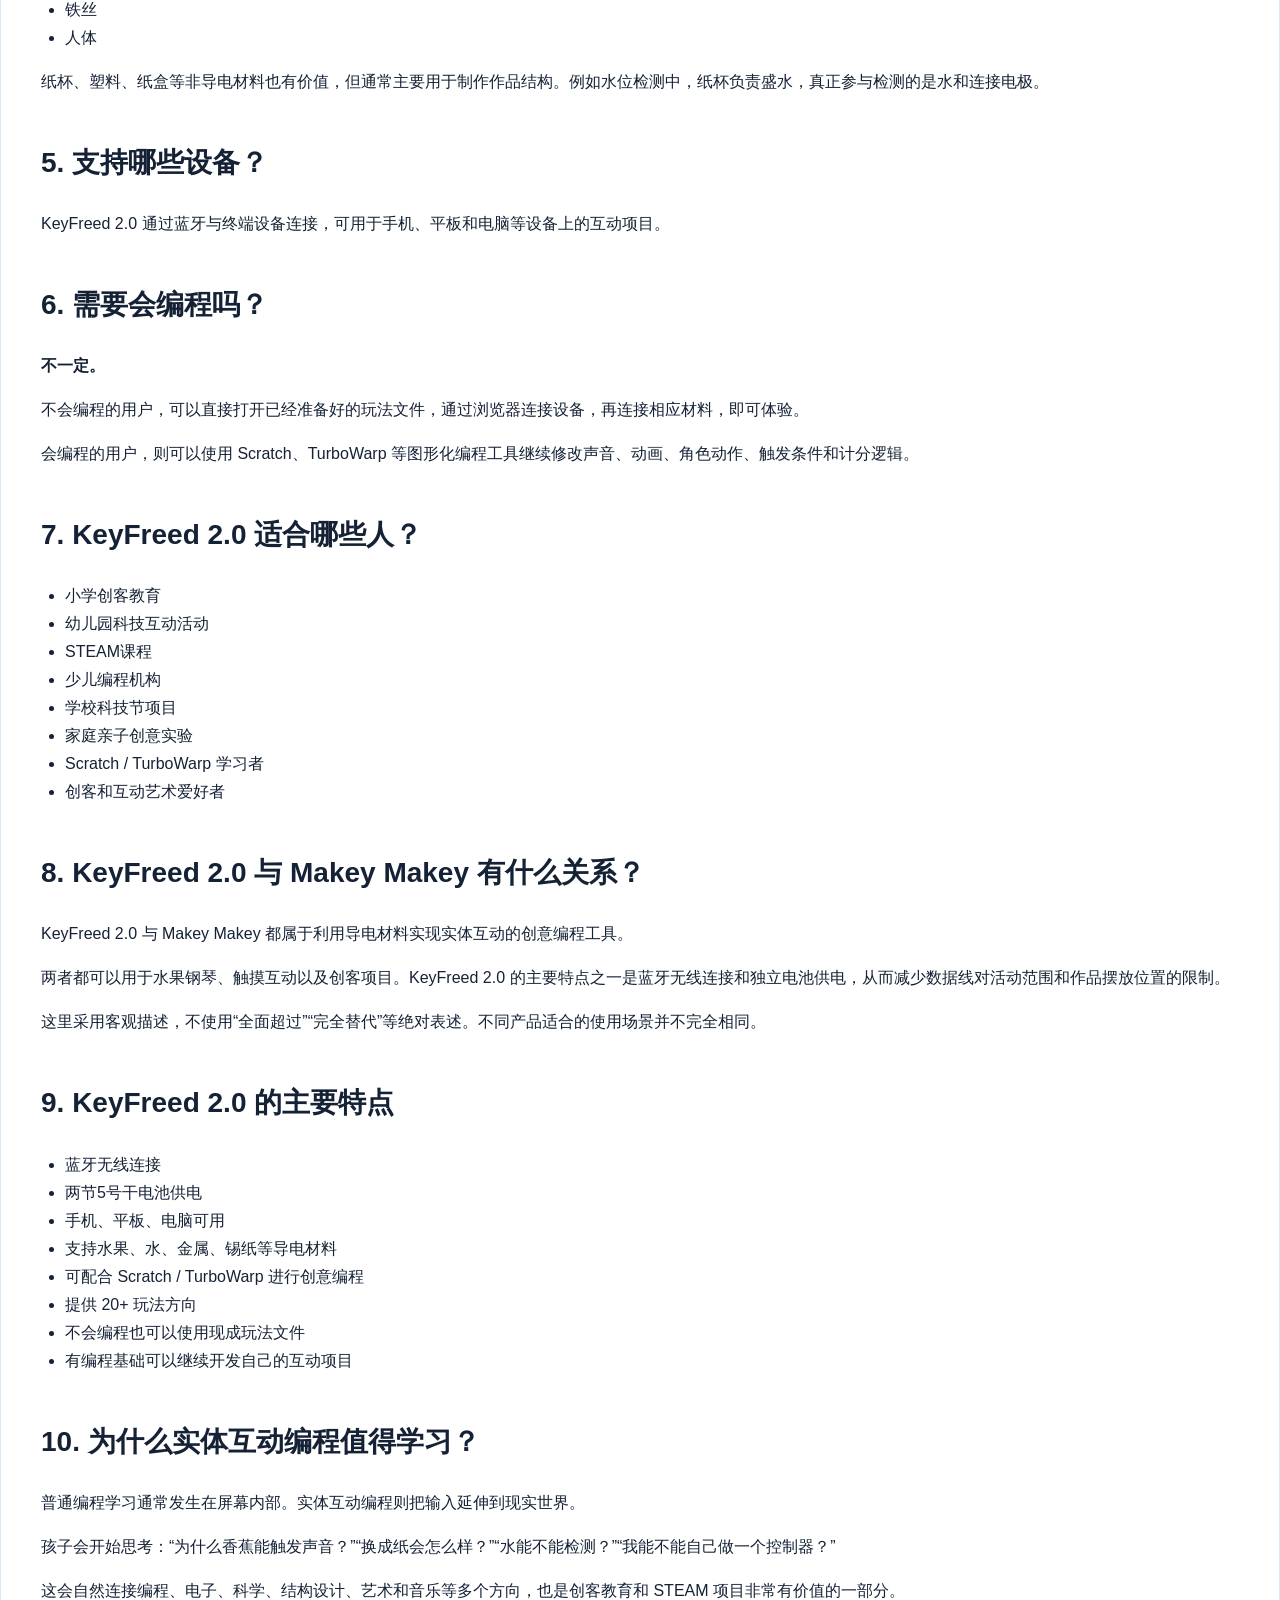
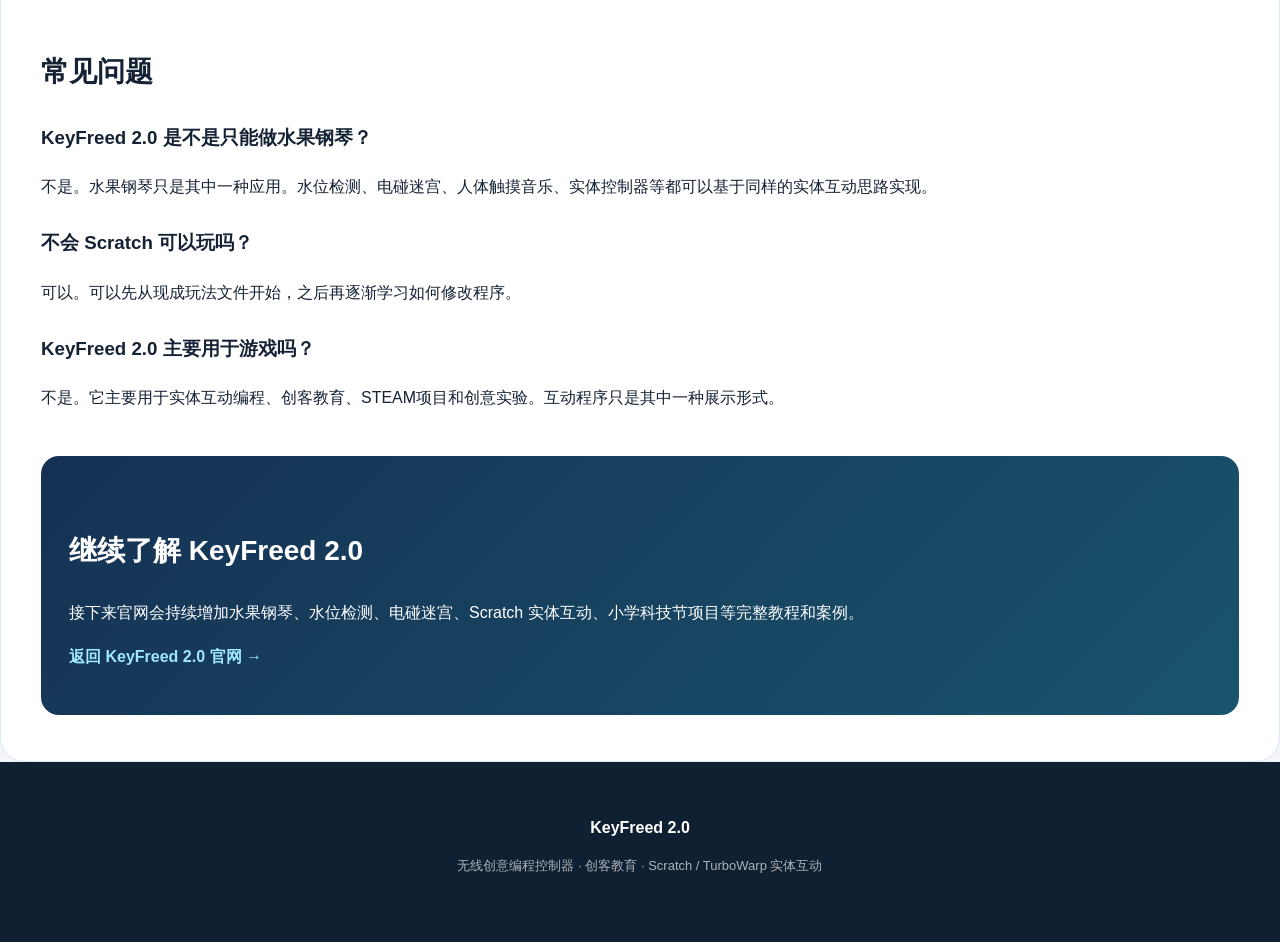
<file: what-is-keyfreed.html>
<!DOCTYPE html>
<html lang="zh-CN">
<head>
<meta charset="UTF-8">
<meta name="viewport" content="width=device-width, initial-scale=1.0">
<title>KeyFreed 2.0 是什么？无线创意编程控制器完整介绍</title>
<meta name="description" content="完整介绍 KeyFreed 2.0 无线创意编程控制器：工作原理、蓝牙连接、支持材料、20+玩法、Scratch/TurboWarp 实体互动、适合人群、与 Makey Makey 的关系及常见问题。">
<meta name="robots" content="index,follow,max-image-preview:large,max-snippet:-1,max-video-preview:-1">
<link rel="canonical" href="https://dingdaolee-spec.github.io/keyfreed-website/what-is-keyfreed.html">
<link rel="stylesheet" href="styles.css">

<script type="application/ld+json">
{
  "@context":"https://schema.org",
  "@type":"Product",
  "name":"KeyFreed 2.0",
  "alternateName":"KeyFreed 无线创意编程控制器",
  "description":"KeyFreed 2.0 是一款无线创意编程控制器，通过蓝牙连接手机、平板或电脑，可将水果、水、金属、锡纸等导电材料变成互动输入装置。",
  "brand":{"@type":"Brand","name":"KeyFreed"},
  "category":"创客教育硬件",
  "image":"https://dingdaolee-spec.github.io/keyfreed-website/keyfreed-product.png",
  "audience":{
    "@type":"Audience",
    "audienceType":"小学、幼儿园、创客教育、STEAM课程、Scratch/TurboWarp学习者"
  }
}
</script>

<script type="application/ld+json">
{
  "@context":"https://schema.org",
  "@type":"FAQPage",
  "mainEntity":[
    {
      "@type":"Question",
      "name":"KeyFreed 2.0 是什么？",
      "acceptedAnswer":{
        "@type":"Answer",
        "text":"KeyFreed 2.0 是一款无线创意编程控制器，通过蓝牙连接手机、平板或电脑，可把水果、水、金属、锡纸等导电材料变成互动输入装置。"
      }
    },
    {
      "@type":"Question",
      "name":"KeyFreed 2.0 一定要会编程才能使用吗？",
      "acceptedAnswer":{
        "@type":"Answer",
        "text":"不一定。初学者可以直接使用现成玩法文件；会 Scratch 或 TurboWarp 的用户可以修改程序并设计自己的互动项目。"
      }
    },
    {
      "@type":"Question",
      "name":"KeyFreed 2.0 可以连接哪些材料？",
      "acceptedAnswer":{
        "@type":"Answer",
        "text":"水果、水、金属、锡纸、硬币、钥匙等具有一定导电性的材料都可以尝试作为互动输入。"
      }
    },
    {
      "@type":"Question",
      "name":"KeyFreed 2.0 与 Makey Makey 有什么关系？",
      "acceptedAnswer":{
        "@type":"Answer",
        "text":"两者都可以利用导电材料制作实体互动项目。KeyFreed 2.0 更强调蓝牙无线连接和独立电池供电，适合需要灵活布置和移动互动的场景。"
      }
    }
  ]
}
</script>
</head>

<body>
<div class="topbar"><a href="./">← 返回 KeyFreed 2.0 官网</a></div>

<article class="article">
<div class="badge">📘 KeyFreed 2.0 核心介绍</div>

<h1>KeyFreed 2.0 是什么？<br>无线创意编程控制器完整介绍</h1>

<p class="lead">
KeyFreed 2.0 是一款面向创客教育、STEAM课程和创意编程的无线互动控制器。
它通过蓝牙连接手机、平板或电脑，并可以将水果、水、金属、锡纸等日常导电材料变成可触摸、可触发的互动输入装置。
</p>

<div class="tip">
<strong>一句话理解 KeyFreed 2.0：</strong>
它把现实世界里的水果、水、金属等材料，连接到 Scratch、TurboWarp 或浏览器互动程序中。
</div>

<h2>1. KeyFreed 2.0 能做什么？</h2>
<p>KeyFreed 2.0 的核心用途，是把现实材料变成程序输入。用户触摸或接触材料后，程序可以播放声音、移动角色、触发动画、语音提醒或执行其它互动逻辑。</p>

<ul>
<li>水果钢琴：触摸不同水果播放不同音符</li>
<li>水位检测：水位达到指定位置后触发语音提醒</li>
<li>电碰迷宫：金属探针碰到铁丝后触发声音</li>
<li>实体互动控制：用纸盒、橡皮泥、锡纸等制作实体控制器</li>
<li>人体触摸音乐：人与人触摸时触发音乐或语音</li>
<li>互动绘画：让绘画作品具备触摸发声功能</li>
<li>科技节作品：将编程、电子、结构制作和艺术结合起来</li>
</ul>

<h2>2. KeyFreed 2.0 如何工作？</h2>
<p>一个典型的 KeyFreed 2.0 项目，可以理解为下面这条链路：</p>

<div class="tip">
<strong>水果 / 水 / 金属等材料 → KeyFreed 2.0 → 蓝牙 → 手机 / 平板 / 电脑 → 互动程序</strong>
</div>

<p>当人体触摸连接好的导电材料时，控制器检测到输入状态变化，再把相应事件发送给终端程序。程序根据预先设定的逻辑执行对应动作。</p>

<h2>3. 为什么水果可以当“按键”？</h2>
<p>许多水果和蔬菜内部含有水分和电解质，因此具有一定导电能力。它们连接到 KeyFreed 2.0 后，可以作为触摸输入介质。</p>
<p>水果并不是真的变成了传统机械按键，更准确地说，是控制器能够检测人体触摸水果时产生的输入变化。</p>

<p><a class="play-link" href="fruit-piano.html">→ 查看《水果钢琴怎么做？》完整教程</a></p>

<h2>4. 可以连接哪些材料？</h2>
<p>通常只要材料具有一定导电性，就可以尝试用于互动：</p>
<ul>
<li>香蕉、苹果、黄瓜、番茄等水果和蔬菜</li>
<li>水</li>
<li>硬币、钥匙、扳手等金属物品</li>
<li>锡纸</li>
<li>铁丝</li>
<li>人体</li>
</ul>

<p>纸杯、塑料、纸盒等非导电材料也有价值，但通常主要用于制作作品结构。例如水位检测中，纸杯负责盛水，真正参与检测的是水和连接电极。</p>

<h2>5. 支持哪些设备？</h2>
<p>KeyFreed 2.0 通过蓝牙与终端设备连接，可用于手机、平板和电脑等设备上的互动项目。</p>

<h2>6. 需要会编程吗？</h2>
<p><strong>不一定。</strong></p>
<p>不会编程的用户，可以直接打开已经准备好的玩法文件，通过浏览器连接设备，再连接相应材料，即可体验。</p>
<p>会编程的用户，则可以使用 Scratch、TurboWarp 等图形化编程工具继续修改声音、动画、角色动作、触发条件和计分逻辑。</p>

<h2>7. KeyFreed 2.0 适合哪些人？</h2>
<ul>
<li>小学创客教育</li>
<li>幼儿园科技互动活动</li>
<li>STEAM课程</li>
<li>少儿编程机构</li>
<li>学校科技节项目</li>
<li>家庭亲子创意实验</li>
<li>Scratch / TurboWarp 学习者</li>
<li>创客和互动艺术爱好者</li>
</ul>

<h2>8. KeyFreed 2.0 与 Makey Makey 有什么关系？</h2>
<p>KeyFreed 2.0 与 Makey Makey 都属于利用导电材料实现实体互动的创意编程工具。</p>
<p>两者都可以用于水果钢琴、触摸互动以及创客项目。KeyFreed 2.0 的主要特点之一是蓝牙无线连接和独立电池供电，从而减少数据线对活动范围和作品摆放位置的限制。</p>

<p>这里采用客观描述，不使用“全面超过”“完全替代”等绝对表述。不同产品适合的使用场景并不完全相同。</p>

<h2>9. KeyFreed 2.0 的主要特点</h2>
<ul>
<li>蓝牙无线连接</li>
<li>两节5号干电池供电</li>
<li>手机、平板、电脑可用</li>
<li>支持水果、水、金属、锡纸等导电材料</li>
<li>可配合 Scratch / TurboWarp 进行创意编程</li>
<li>提供 20+ 玩法方向</li>
<li>不会编程也可以使用现成玩法文件</li>
<li>有编程基础可以继续开发自己的互动项目</li>
</ul>

<h2>10. 为什么实体互动编程值得学习？</h2>
<p>普通编程学习通常发生在屏幕内部。实体互动编程则把输入延伸到现实世界。</p>
<p>孩子会开始思考：“为什么香蕉能触发声音？”“换成纸会怎么样？”“水能不能检测？”“我能不能自己做一个控制器？”</p>
<p>这会自然连接编程、电子、科学、结构设计、艺术和音乐等多个方向，也是创客教育和 STEAM 项目非常有价值的一部分。</p>

<h2>常见问题</h2>

<h3>KeyFreed 2.0 是不是只能做水果钢琴？</h3>
<p>不是。水果钢琴只是其中一种应用。水位检测、电碰迷宫、人体触摸音乐、实体控制器等都可以基于同样的实体互动思路实现。</p>

<h3>不会 Scratch 可以玩吗？</h3>
<p>可以。可以先从现成玩法文件开始，之后再逐渐学习如何修改程序。</p>

<h3>KeyFreed 2.0 主要用于游戏吗？</h3>
<p>不是。它主要用于实体互动编程、创客教育、STEAM项目和创意实验。互动程序只是其中一种展示形式。</p>

<div class="cta">
<h2>继续了解 KeyFreed 2.0</h2>
<p>接下来官网会持续增加水果钢琴、水位检测、电碰迷宫、Scratch 实体互动、小学科技节项目等完整教程和案例。</p>
<p><a href="./">返回 KeyFreed 2.0 官网 →</a></p>
</div>
</article>

<footer>
<strong>KeyFreed 2.0</strong>
<p class="small">无线创意编程控制器 · 创客教育 · Scratch / TurboWarp 实体互动</p>
</footer>
</body>
</html>
</file>
<file: styles.css>
:root{
  --bg:#f6fbff;--surface:#fff;--surface2:#eff8ff;--text:#152235;--muted:#64748b;
  --blue:#2f6df6;--cyan:#25b8d9;--green:#31c48d;--yellow:#ffd45c;--orange:#ff9f57;
  --line:#d9e7f2;--shadow:0 18px 50px rgba(43,79,116,.11)
}
*{box-sizing:border-box}html{scroll-behavior:smooth}
body{margin:0;font-family:Arial,"Microsoft YaHei",sans-serif;color:var(--text);background:linear-gradient(180deg,#f8fcff,#f4fbff 45%,#fff);line-height:1.75}
a{text-decoration:none;color:inherit}
.site-nav{position:sticky;top:0;z-index:20;background:rgba(248,252,255,.92);backdrop-filter:blur(14px);border-bottom:1px solid rgba(217,231,242,.8)}
.nav-inner{max-width:1180px;margin:auto;padding:16px 24px;display:flex;justify-content:space-between;align-items:center;gap:24px}
.brand{font-size:24px;font-weight:900;letter-spacing:-.03em}.brand b{color:var(--blue)}
.navlinks{display:flex;gap:20px;align-items:center;font-size:14px;color:#53657a}.navlinks a:hover{color:var(--blue)}
.hero{position:relative;overflow:hidden}.hero:before,.hero:after{content:"";position:absolute;border-radius:50%;pointer-events:none}
.hero:before{width:520px;height:520px;right:-150px;top:-30px;background:radial-gradient(circle,#d7f8f2 0,#eafcff 45%,transparent 72%)}
.hero:after{width:420px;height:420px;left:-130px;top:160px;background:radial-gradient(circle,#d8e7ff 0,#eef5ff 52%,transparent 72%)}
.hero-inner{max-width:1180px;margin:auto;padding:68px 24px 90px;display:grid;grid-template-columns:1.03fr .97fr;gap:54px;align-items:center;position:relative;z-index:2}
.badge{display:inline-flex;gap:8px;align-items:center;background:#e8f3ff;color:#2b61d8;padding:8px 14px;border-radius:999px;font-weight:900;font-size:13px}
.hero h1{font-size:58px;line-height:1.1;margin:18px 0 20px;letter-spacing:-.045em}
.hero h1 em{font-style:normal;background:linear-gradient(90deg,var(--blue),var(--cyan),var(--green));-webkit-background-clip:text;background-clip:text;color:transparent}
.lead{font-size:20px;color:var(--muted);max-width:720px}
.pills{display:flex;flex-wrap:wrap;gap:10px;margin-top:24px}.pill{background:#fff;border:1px solid var(--line);padding:8px 12px;border-radius:999px;font-size:13px;font-weight:800}
.actions{display:flex;gap:14px;margin-top:30px;flex-wrap:wrap}.btn{padding:14px 20px;border-radius:12px;font-weight:900}
.primary{background:linear-gradient(90deg,var(--blue),var(--cyan));color:#fff;box-shadow:0 10px 28px rgba(47,109,246,.24)}.secondary{background:#fff;border:1px solid var(--line)}
.product-wrap{position:relative;min-height:450px}.product-card{position:absolute;inset:12px 4px 12px 16px;background:linear-gradient(180deg,#fff,#eff9ff);border:1px solid #dcedf6;border-radius:30px;box-shadow:var(--shadow);padding:26px}
.product-stage{height:100%;display:flex;align-items:center;justify-content:center;padding:24px;border-radius:26px;border:1px solid var(--line);background:linear-gradient(135deg,#fff,#f7fcff 50%,#eef8ff)}
.product-stage img{max-width:100%;max-height:340px;object-fit:contain;filter:drop-shadow(0 12px 25px rgba(44,60,84,.15))}
.float-card{position:absolute;background:#fff;border:1px solid var(--line);box-shadow:var(--shadow);border-radius:16px;padding:12px 15px;font-size:13px;font-weight:900}
.f1{right:-8px;top:42px}.f2{left:-6px;bottom:72px}.f3{right:18px;bottom:6px}
.section{max-width:1180px;margin:auto;padding:84px 24px}.section.alt{max-width:none;background:linear-gradient(180deg,#fff,#f6fbff)}.section.alt>*{max-width:1180px;margin-left:auto;margin-right:auto}
.eyebrow{font-size:13px;letter-spacing:.12em;font-weight:900;color:#4775c9}.section h2{font-size:40px;line-height:1.2;margin:10px 0 22px;letter-spacing:-.03em}
.intro{font-size:19px;color:var(--muted);max-width:950px}.grid4,.cards,.steps,.twocol,.linkgrid{display:grid;gap:18px;margin-top:34px}
.grid4{grid-template-columns:repeat(4,1fr)}.cards{grid-template-columns:repeat(3,1fr)}.steps{grid-template-columns:repeat(4,1fr)}.twocol{grid-template-columns:1fr 1fr}.linkgrid{grid-template-columns:repeat(2,1fr)}
.card,.info-panel,.steps li,.link-card{background:#fff;border:1px solid var(--line);border-radius:20px;padding:25px;box-shadow:0 10px 28px rgba(74,101,125,.05)}
.card h3,.info-panel h3,.link-card h3{margin:0 0 8px}.card p,.info-panel p,.link-card p{margin:0;color:var(--muted)}
.icon{width:42px;height:42px;border-radius:12px;display:grid;place-items:center;font-size:20px;margin-bottom:18px}
.i1{background:#eaf1ff}.i2{background:#e7fbf5}.i3{background:#fff4df}.i4{background:#f5ebff}.i5{background:#e8f9ff}.i6{background:#fff0ec}
.play-link{margin-top:14px;display:inline-block;color:var(--blue);font-weight:900}
.steps{list-style:none;padding:0}.steps span{width:44px;height:44px;border-radius:12px;background:linear-gradient(135deg,#eaf1ff,#e9fbf5);display:grid;place-items:center;font-weight:900;color:var(--blue)}
.steps h3{margin:16px 0 6px}.steps p{margin:0;color:var(--muted)}
.product-info{display:grid;grid-template-columns:1.05fr .95fr;gap:20px}.product-shot{background:#fff;border:1px solid var(--line);border-radius:22px;padding:26px;box-shadow:var(--shadow)}.product-shot img{width:100%;height:auto;display:block}
.specs{display:grid;gap:14px}.spec-item{background:#fff;border:1px solid var(--line);border-radius:18px;padding:18px 20px}.spec-item strong{display:block;margin-bottom:4px}
details{background:#fff;border:1px solid var(--line);border-radius:14px;padding:16px 18px;margin:12px 0}summary{font-weight:900;cursor:pointer}
.article-shell{max-width:980px;margin:36px auto 72px;padding:0 18px}.article{background:#fff;border:1px solid var(--line);border-radius:24px;box-shadow:var(--shadow);padding:46px 40px}
.article h1{font-size:42px;line-height:1.18;letter-spacing:-.03em;margin:18px 0 22px}.article h2{margin-top:42px;font-size:28px}.article h3{margin-top:26px}
.article .lead{font-size:19px}.article ul,.article ol{padding-left:24px}.tip{background:linear-gradient(90deg,#edf5ff,#ebfbf7);border:1px solid #d9ebef;padding:18px 20px;border-radius:14px;margin:24px 0}
.cta{margin-top:44px;padding:28px;border-radius:18px;background:linear-gradient(135deg,#153154,#19546c);color:#fff}.cta a{color:#9fe7ff;font-weight:900}
.breadcrumb{max-width:980px;margin:18px auto 0;padding:0 22px}.breadcrumb a{color:#365e9a;font-weight:900}
table{width:100%;border-collapse:collapse;margin:22px 0 28px}th,td{text-align:left;padding:13px;border-bottom:1px solid #e5edf3;vertical-align:top}th{background:#f7fbff}
.note{font-size:14px;color:var(--muted)}
footer{padding:52px 24px;text-align:center;background:#102033;color:#fff}.small{opacity:.65;font-size:13px}
@media(max-width:980px){.hero-inner,.product-info{grid-template-columns:1fr}.hero h1{font-size:48px}.product-wrap{min-height:390px}.grid4,.cards,.steps,.twocol,.linkgrid{grid-template-columns:1fr 1fr}.navlinks{display:none}}
@media(max-width:580px){.hero h1{font-size:36px}.grid4,.cards,.steps,.twocol,.linkgrid{grid-template-columns:1fr}.section h2{font-size:32px}.article{padding:30px 22px}.article h1{font-size:34px}}
</file>
